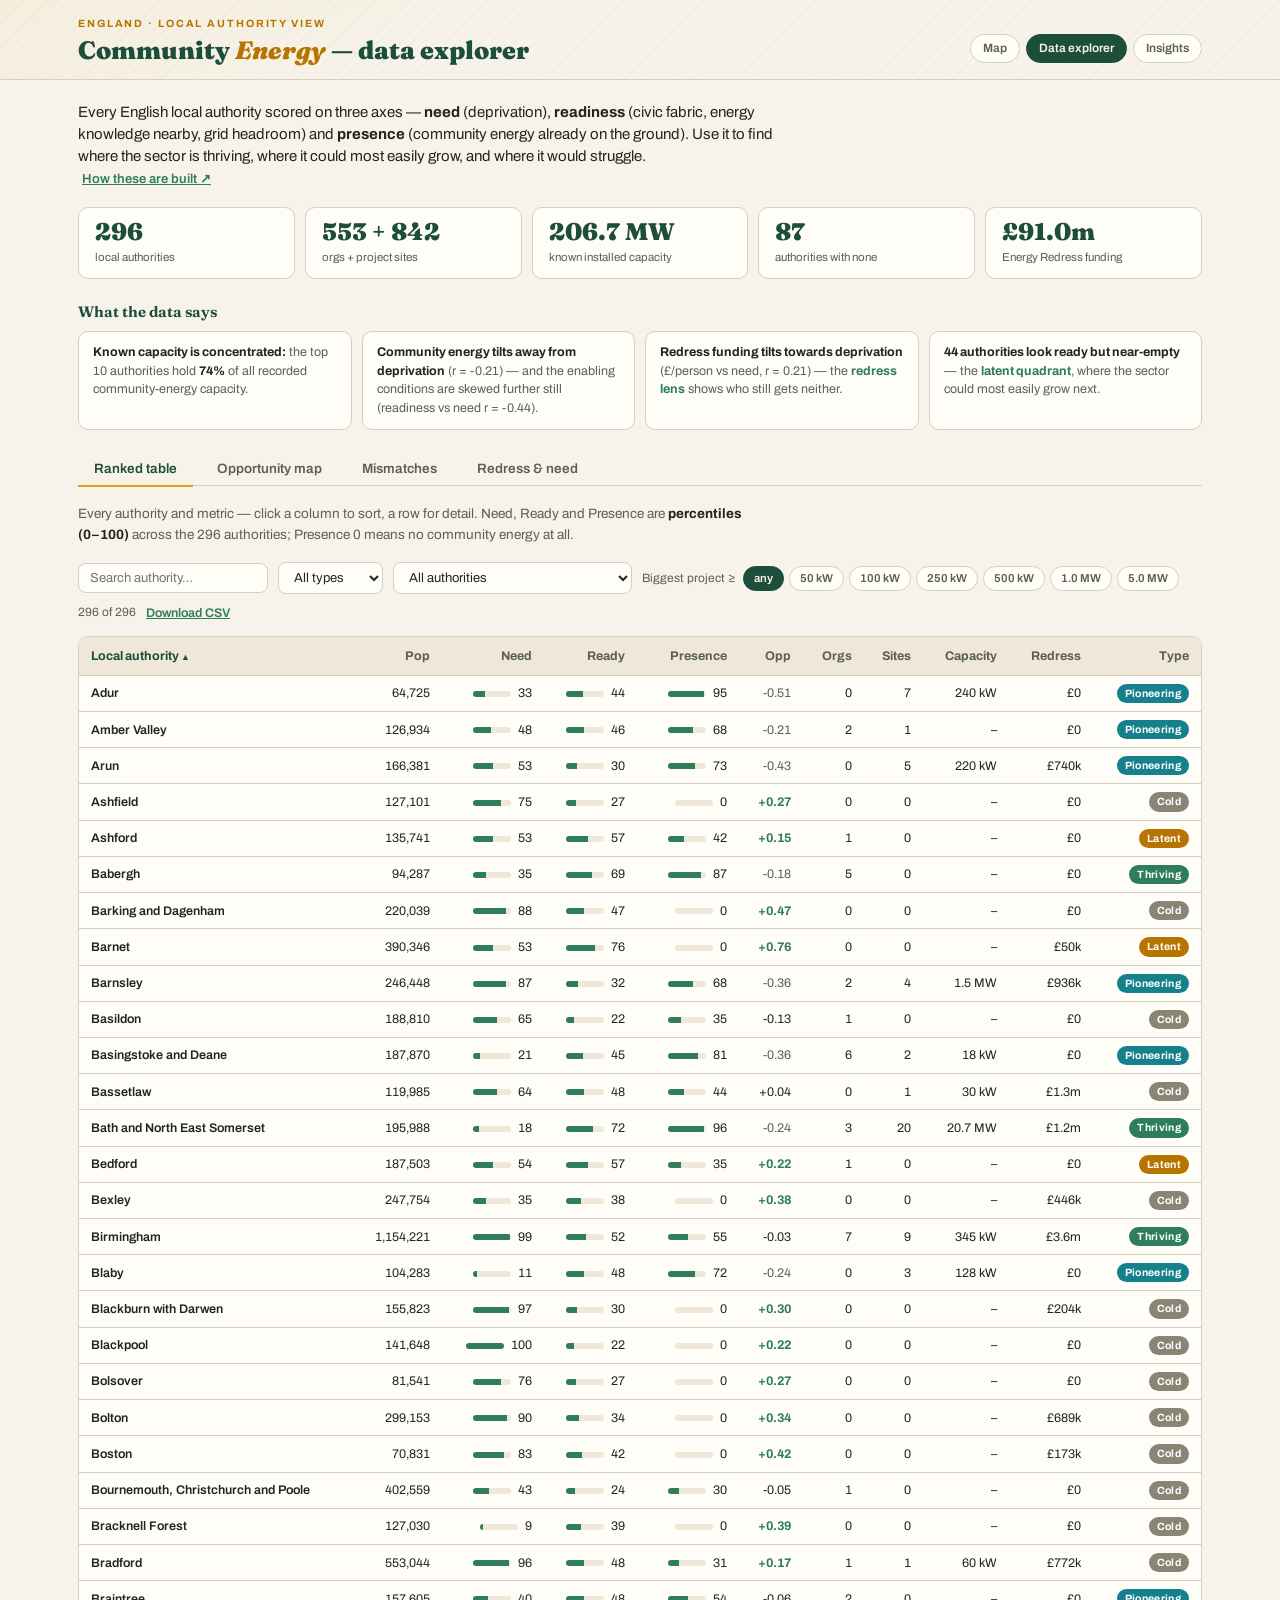
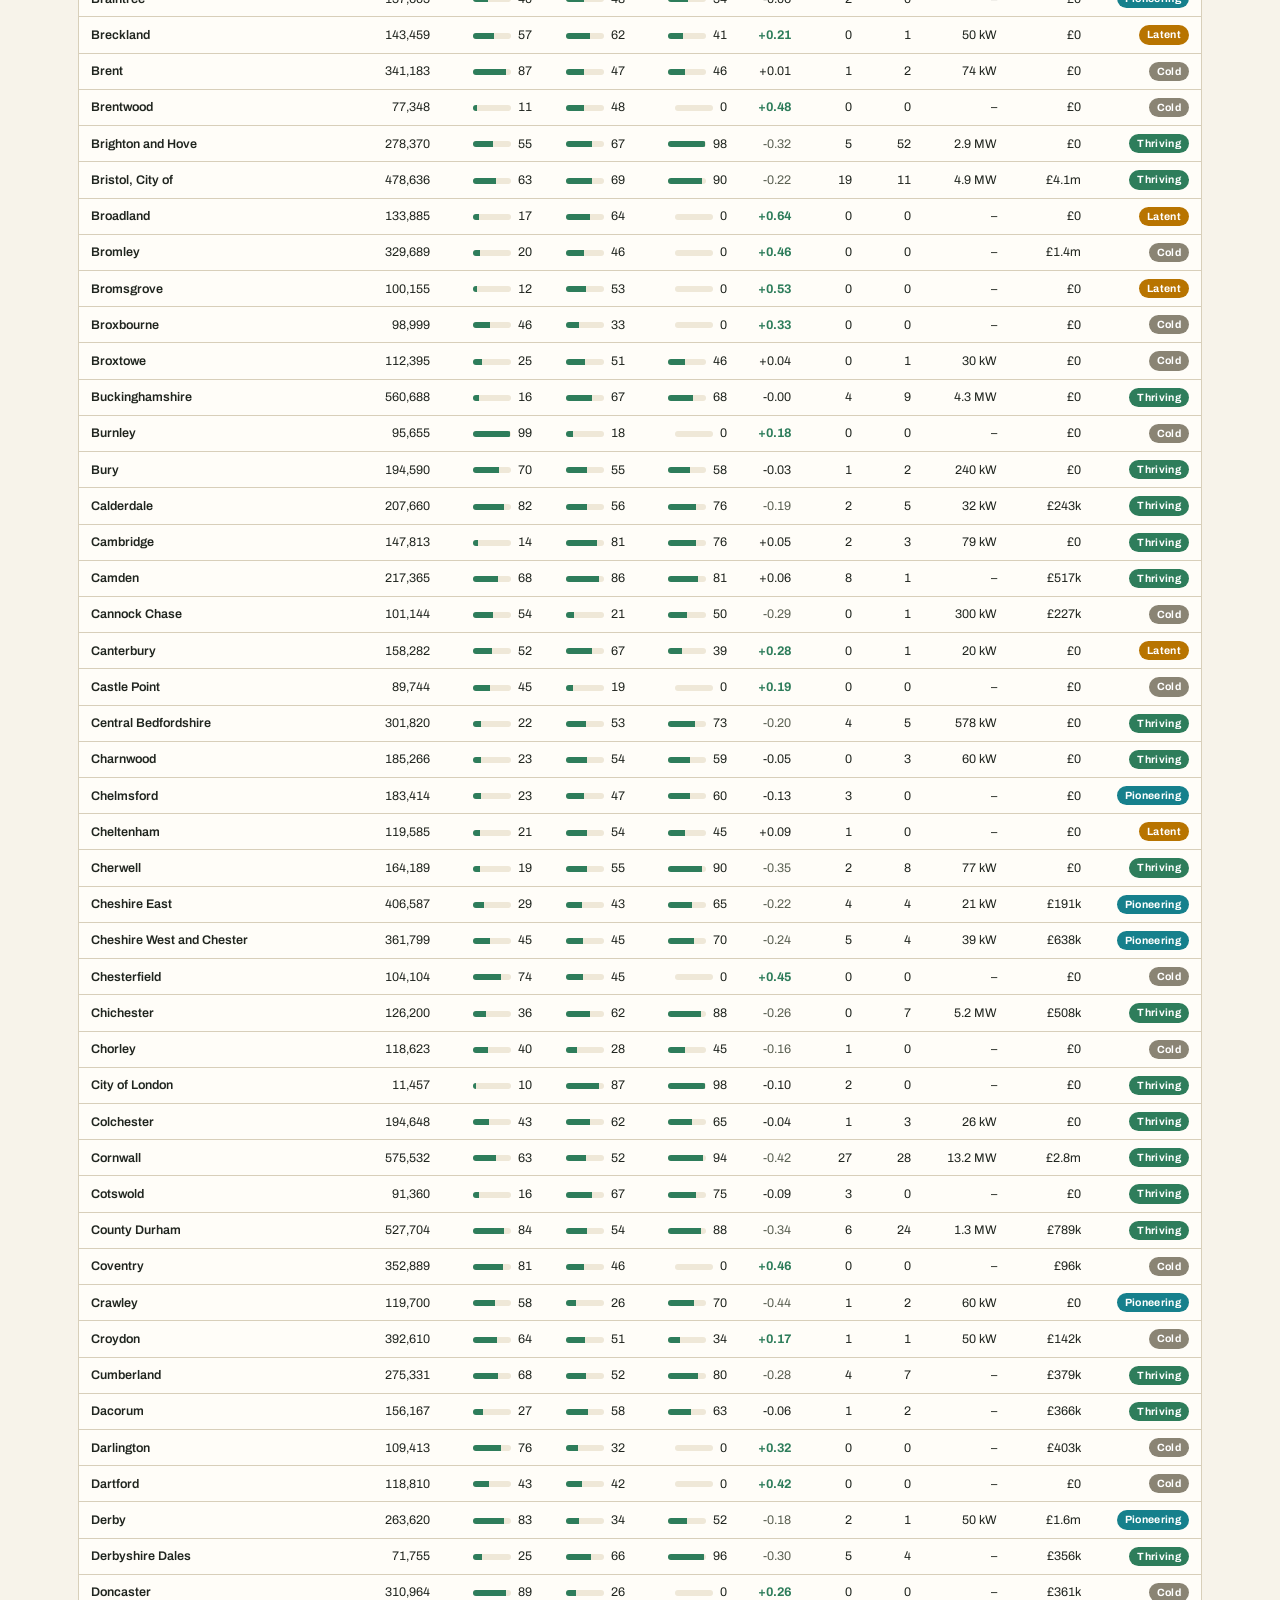
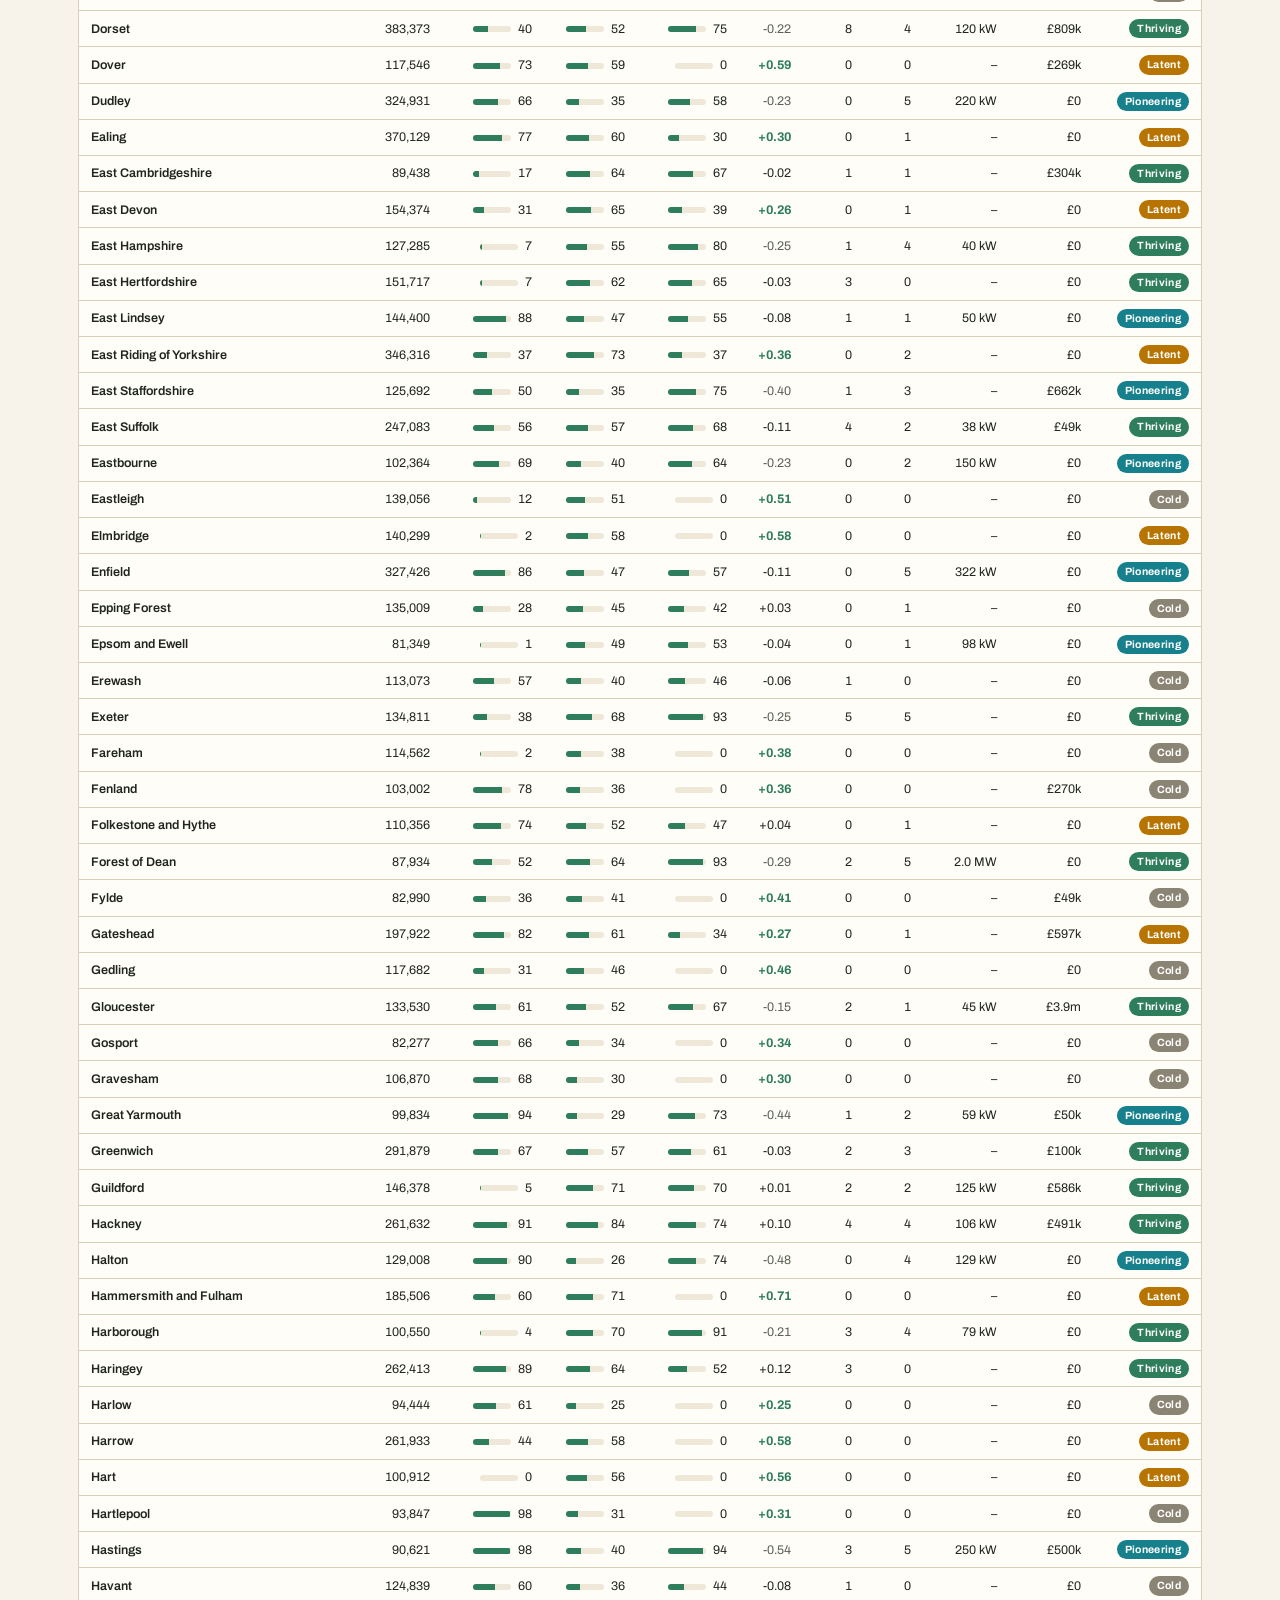
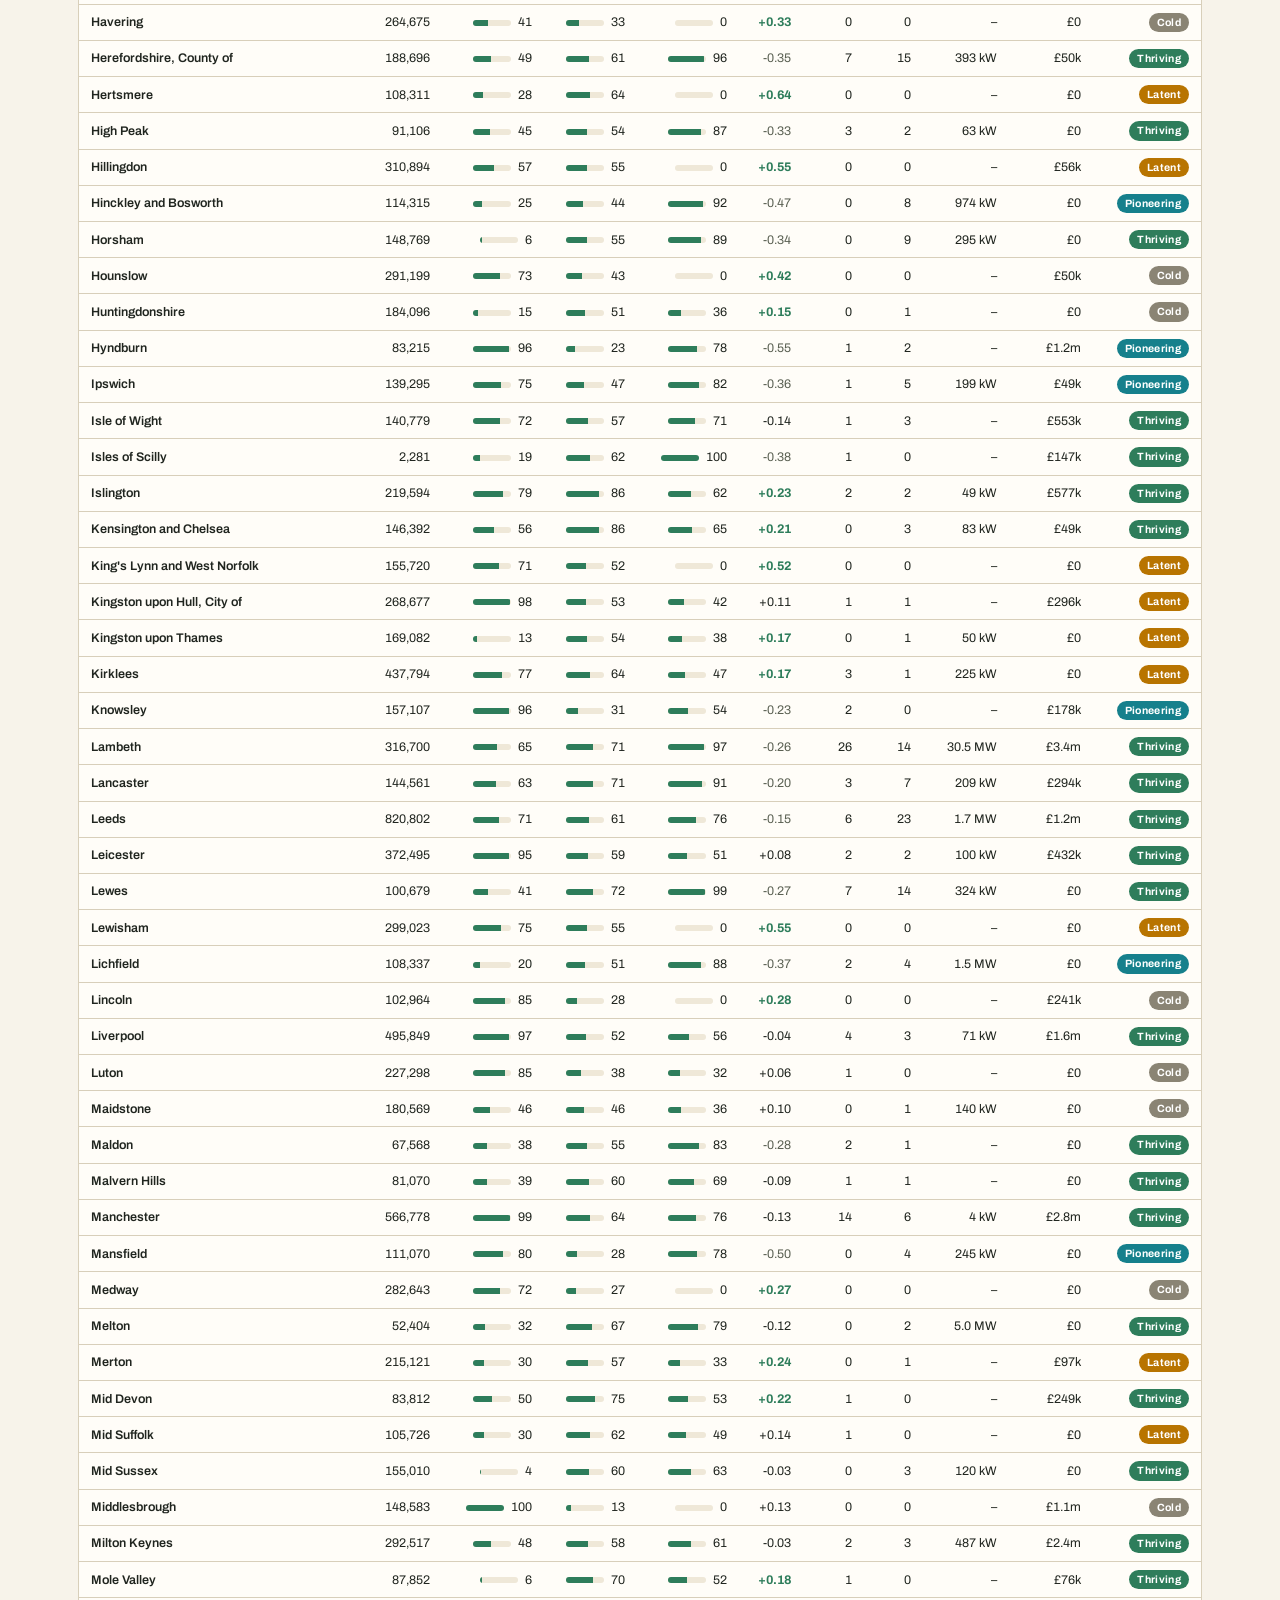
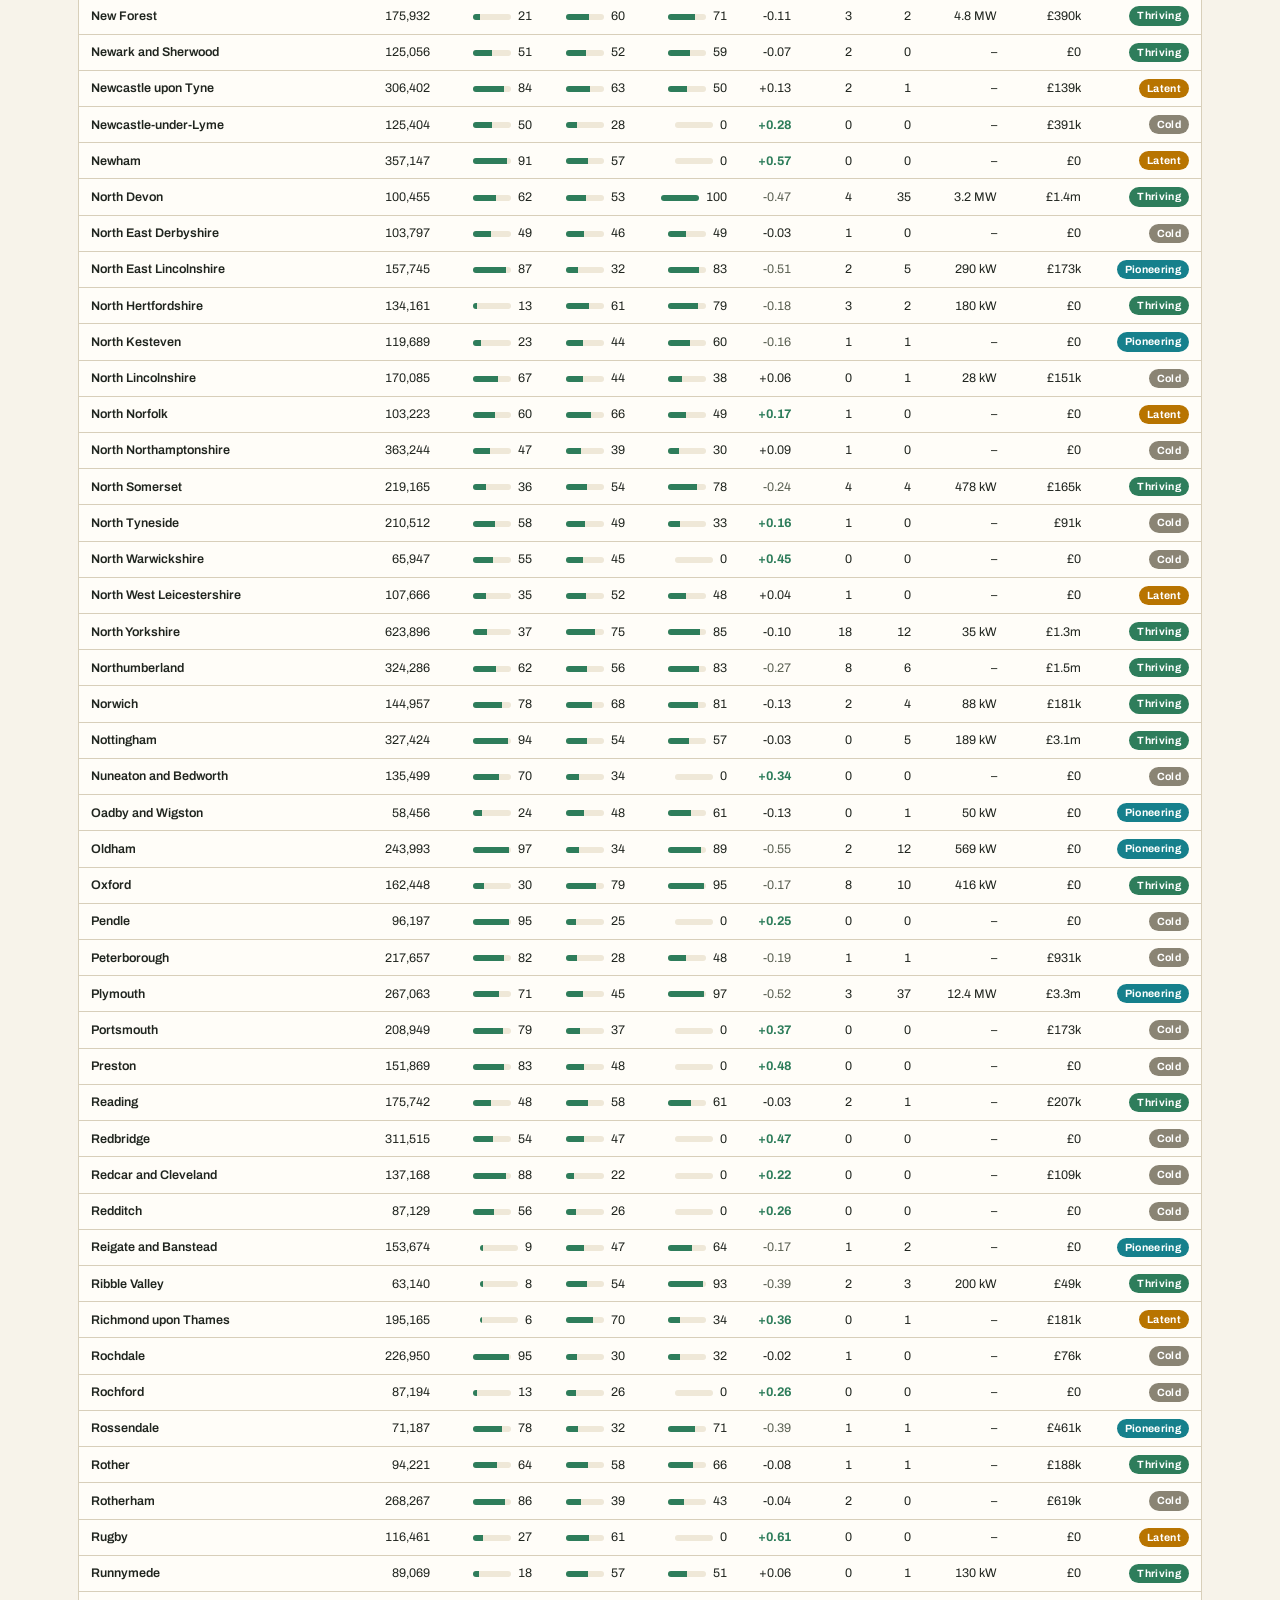
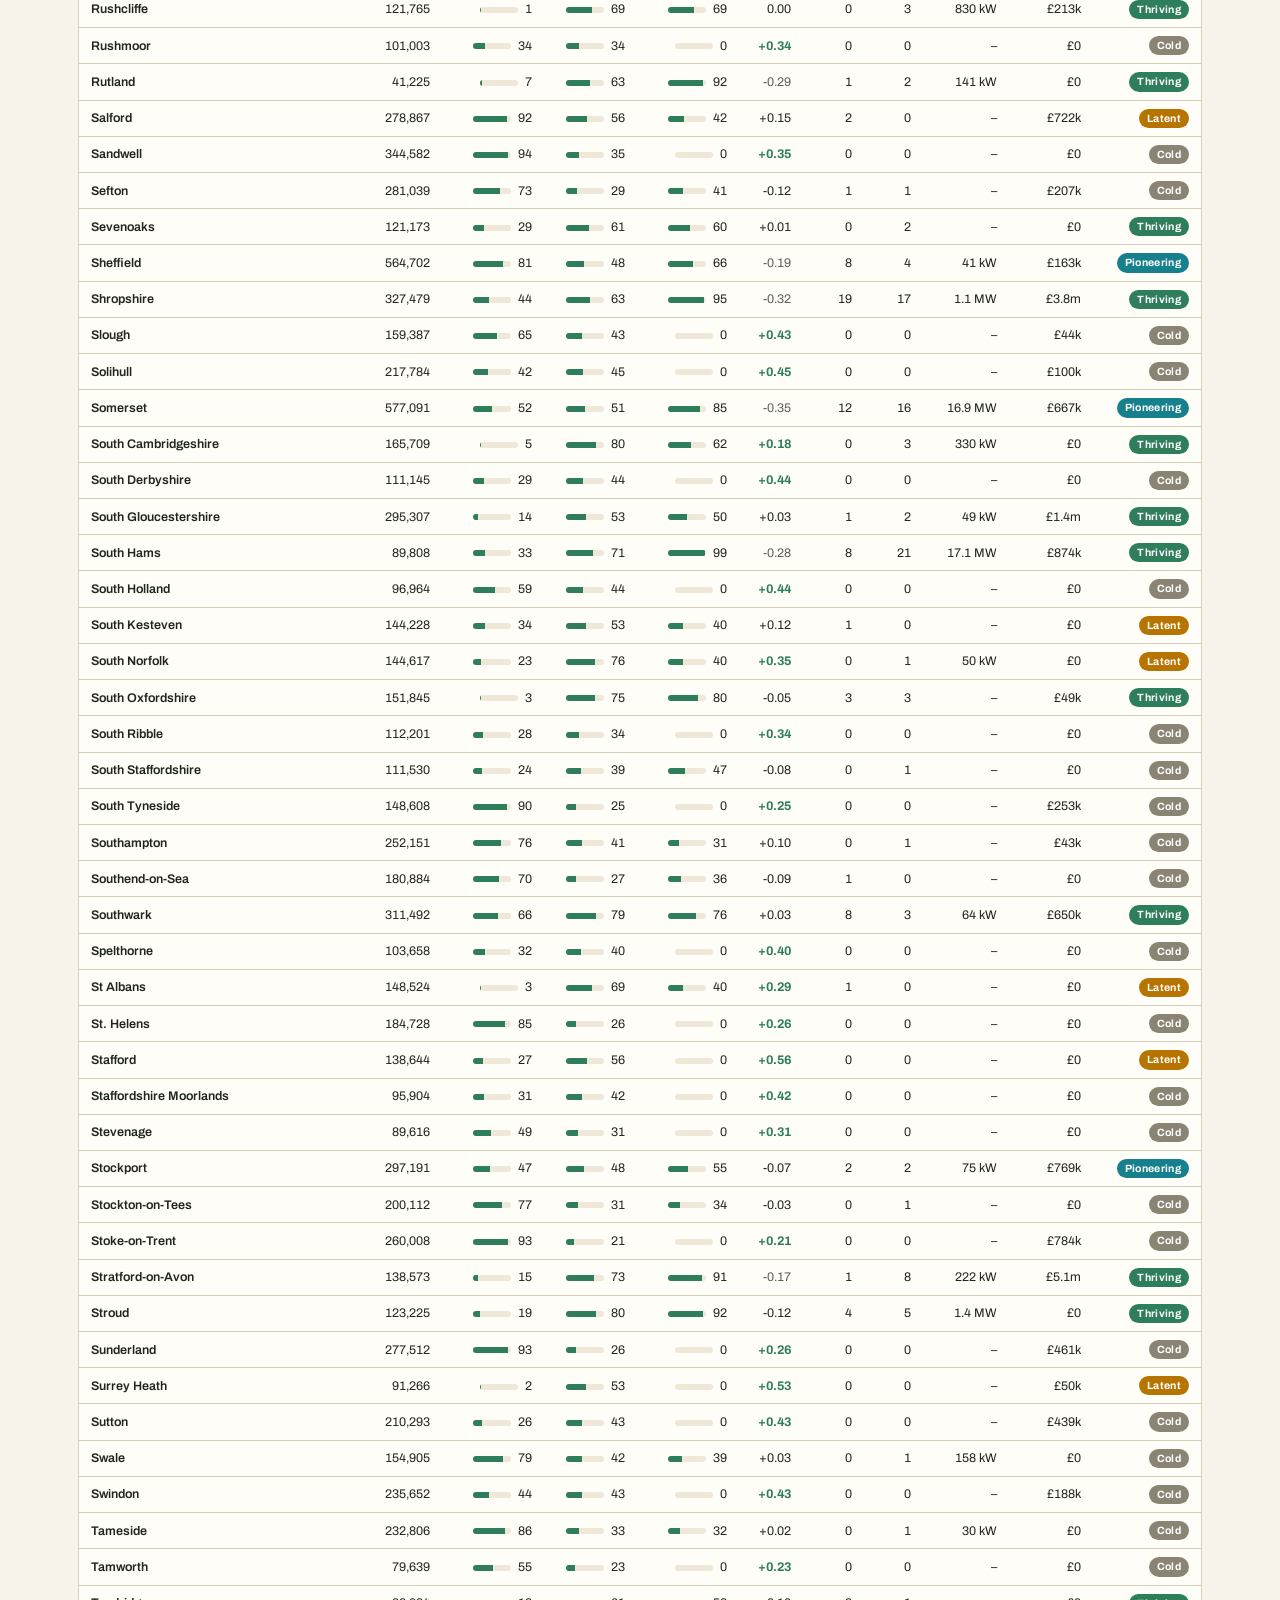
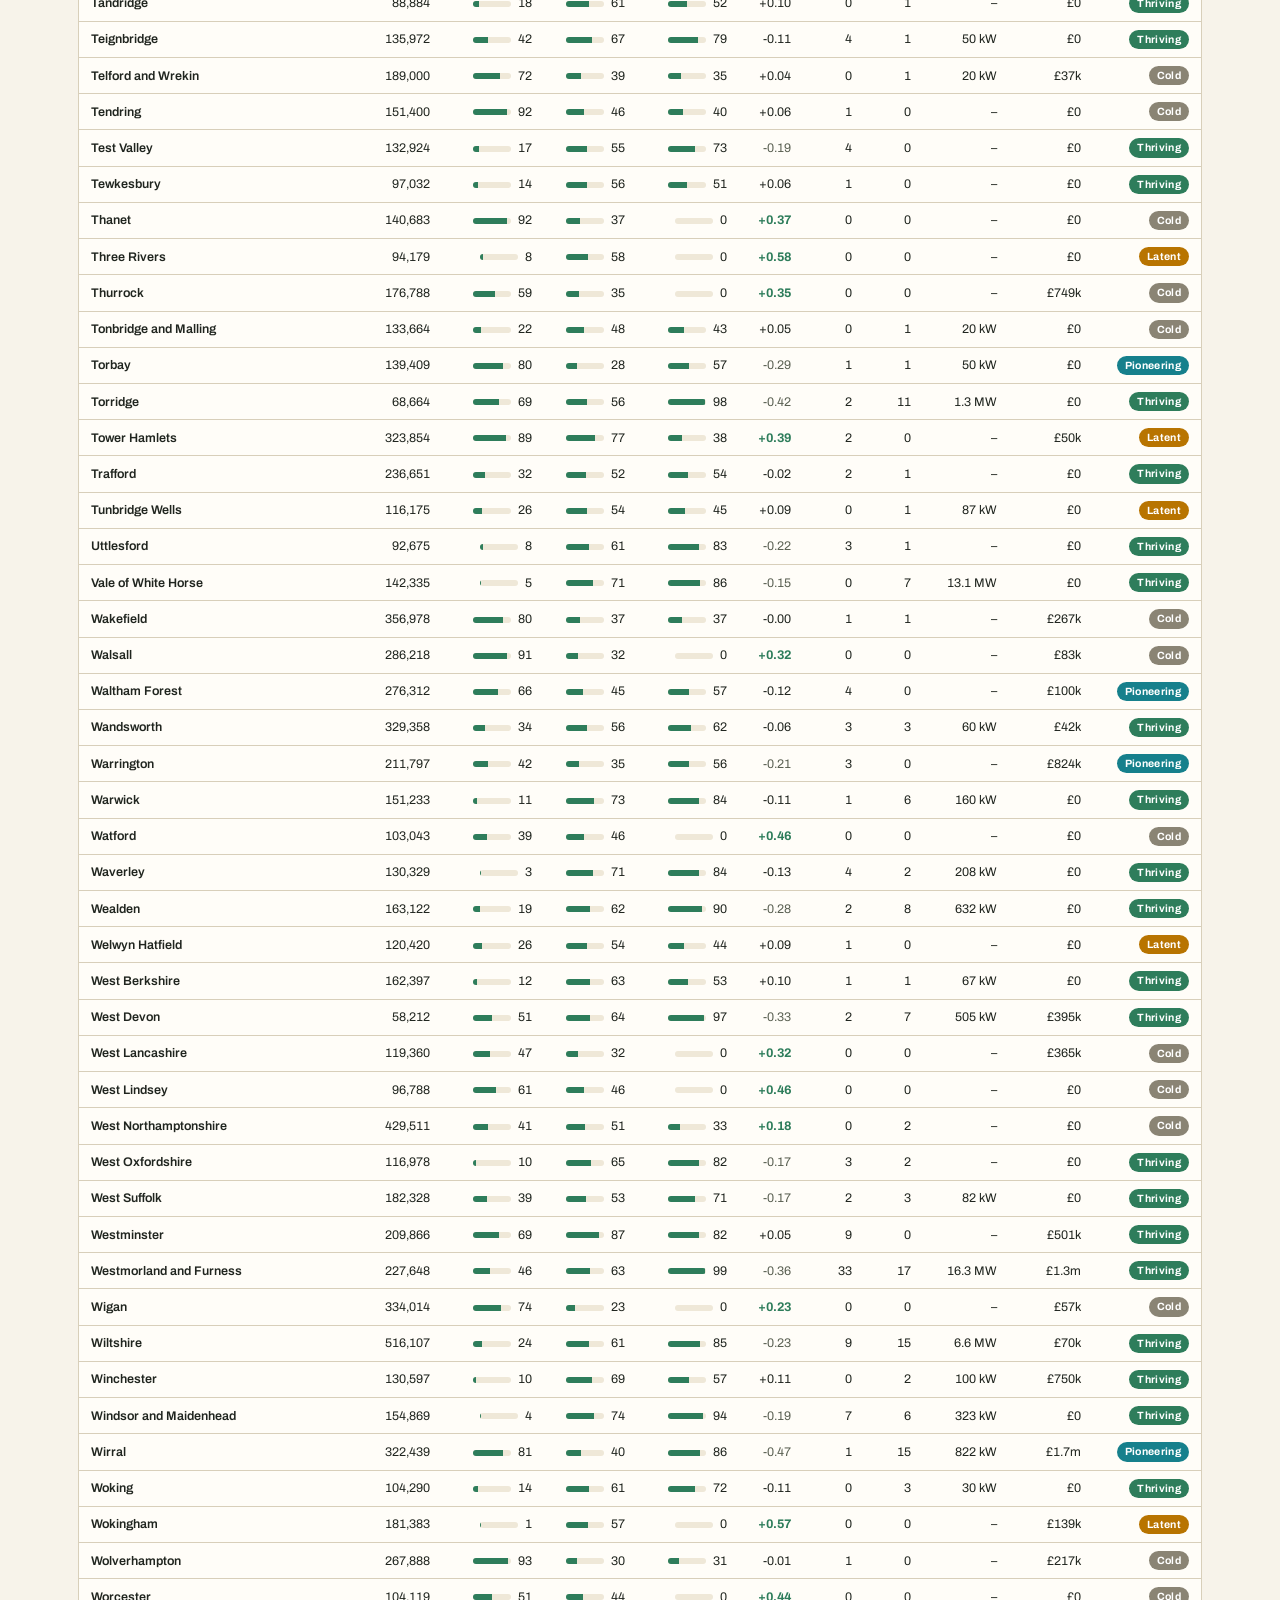
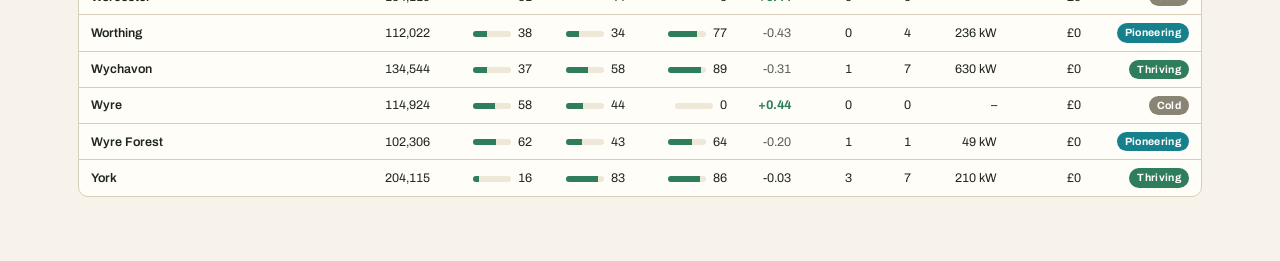
<file: web/explore.html>
<!DOCTYPE html>
<html lang="en">
<head>
<meta charset="utf-8">
<meta name="viewport" content="width=device-width, initial-scale=1">
<title>Community Energy Explorer — Data explorer</title>
<meta name="description" content="Where community energy in England is doing well, where it could most easily do better, and where it would struggle — a data explorer over deprivation, civic fabric, knowledge, grid and redress.">
<link rel="preconnect" href="https://fonts.googleapis.com">
<link rel="preconnect" href="https://fonts.gstatic.com" crossorigin>
<link href="https://fonts.googleapis.com/css2?family=Fraunces:opsz,wght@9..144,500;9..144,650;9..144,900&family=Archivo:wght@400;500;600;700&display=swap" rel="stylesheet">
<link rel="icon" type="image/svg+xml" href="favicon.svg">
<link rel="stylesheet" href="style.css">
</head>
<body class="explore-body">

<header class="explore-top">
  <div class="explore-top-inner">
    <div>
      <div class="kicker">England · local authority view</div>
      <h1>Community <em>Energy</em> — data explorer</h1>
    </div>
    <nav class="view-nav">
      <a class="view-pill" href="index.html">Map</a>
      <a class="view-pill active" href="explore.html">Data explorer</a>
      <a class="view-pill" href="insights.html">Insights</a>
    </nav>
  </div>
</header>

<main class="explore-main">
  <p class="standfirst lead">Every English local authority scored on three axes — <strong>need</strong>
  (deprivation), <strong>readiness</strong> (civic fabric, energy knowledge nearby, grid headroom)
  and <strong>presence</strong> (community energy already on the ground). Use it to find where the
  sector is thriving, where it could most easily grow, and where it would struggle.
  <button id="method-btn" class="link-btn">How these are built ↗</button></p>

  <div id="stat-strip" class="stat-strip"></div>

  <section id="findings" class="findings"></section>

  <nav class="lens-tabs" id="lens-tabs" role="tablist">
    <button class="lens-tab active" data-lens="table" role="tab">Ranked table</button>
    <button class="lens-tab" data-lens="typology" role="tab">Opportunity map</button>
    <button class="lens-tab" data-lens="mismatch" role="tab">Mismatches</button>
    <button class="lens-tab" data-lens="redress" role="tab">Redress &amp; need</button>
  </nav>

  <section id="lens-panel" class="lens-panel" aria-live="polite"></section>
</main>

<aside id="drawer" class="drawer hidden">
  <button class="drawer-close" id="drawer-close">×</button>
  <div id="drawer-body"></div>
</aside>
<div id="drawer-scrim" class="drawer-scrim hidden"></div>

<div id="method-modal" class="modal hidden">
  <div class="modal-card">
    <button class="modal-close" id="method-close">×</button>
    <h2>How the explorer is built</h2>
    <div class="modal-scroll">
    <p>Every metric is rolled up to the <strong>local authority district</strong> (296 in England).
    The three headline axes are percentile ranks across those authorities:</p>
    <ul>
      <li><strong>Need</strong> — population-weighted deprivation (English Indices of Deprivation 2025).
      Higher = more deprived.</li>
      <li><strong>Readiness</strong> — the <em>enabling conditions</em>, deliberately excluding existing
      community energy so the comparison is meaningful: civic fabric (charities + community venues per
      resident, 50%), proximity to an energy knowledge base (25%), and green grid headroom where the
      network operator publishes it (25%).</li>
      <li><strong>Presence</strong> — community energy already on the ground: registered societies,
      Community Energy England members and CEE-map project sites, per 100,000 people. Ranked as the
      share of authorities strictly below, so an authority with no community energy at all scores
      exactly 0.</li>
    </ul>
    <p>From these:</p>
    <ul>
      <li><strong>Opportunity</strong> = readiness − presence. High means good conditions but little
      community energy yet — the easiest wins.</li>
      <li><strong>Struggle</strong> = need × (1 − readiness). High means deprived <em>and</em> thin on
      enabling conditions — the hardest ground.</li>
      <li><strong>Typology</strong> — a median split of readiness × presence into <em>thriving</em>,
      <em>latent</em> (easy win), <em>pioneering</em> and <em>cold</em>.</li>
    </ul>
    <p class="small">Caveats: installed capacity comes from the community-maintained CEE map (2024
    vintage) and not every scheme records a size, so capacity totals are a floor, not a census.
    Grid headroom covers only the Northern Powergrid and SSEN SEPD areas; elsewhere readiness uses a
    neutral grid score. Organisation locations are registered offices; redress projects sit at the local
    authority or town named for the project where known, else the grantee's registered
    office — either may differ from where work actually happens. Full sources and method:
    <a href="https://github.com/mikefsway/community-energy-explorer" target="_blank" rel="noopener">the repository</a>.</p>
    </div>
  </div>
</div>

<script src="explore.js"></script>
</body>
</html>
</file>
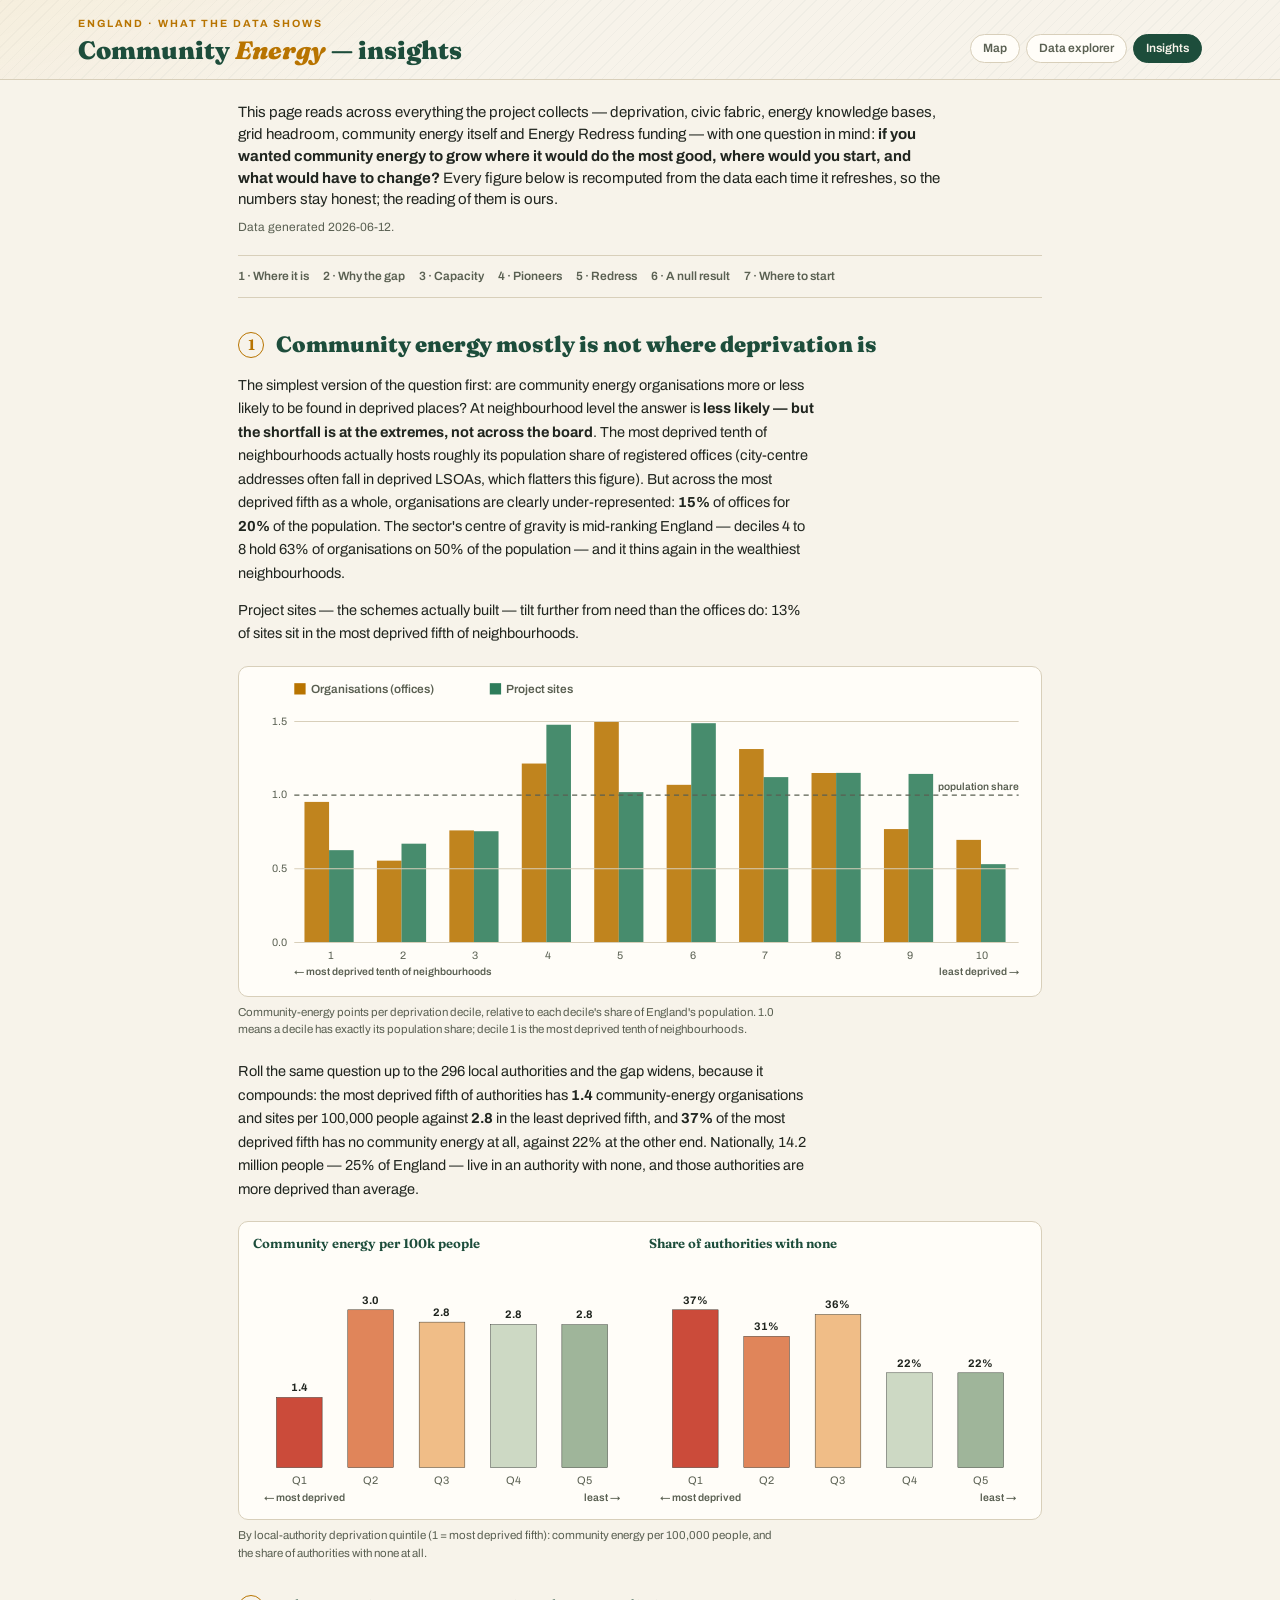
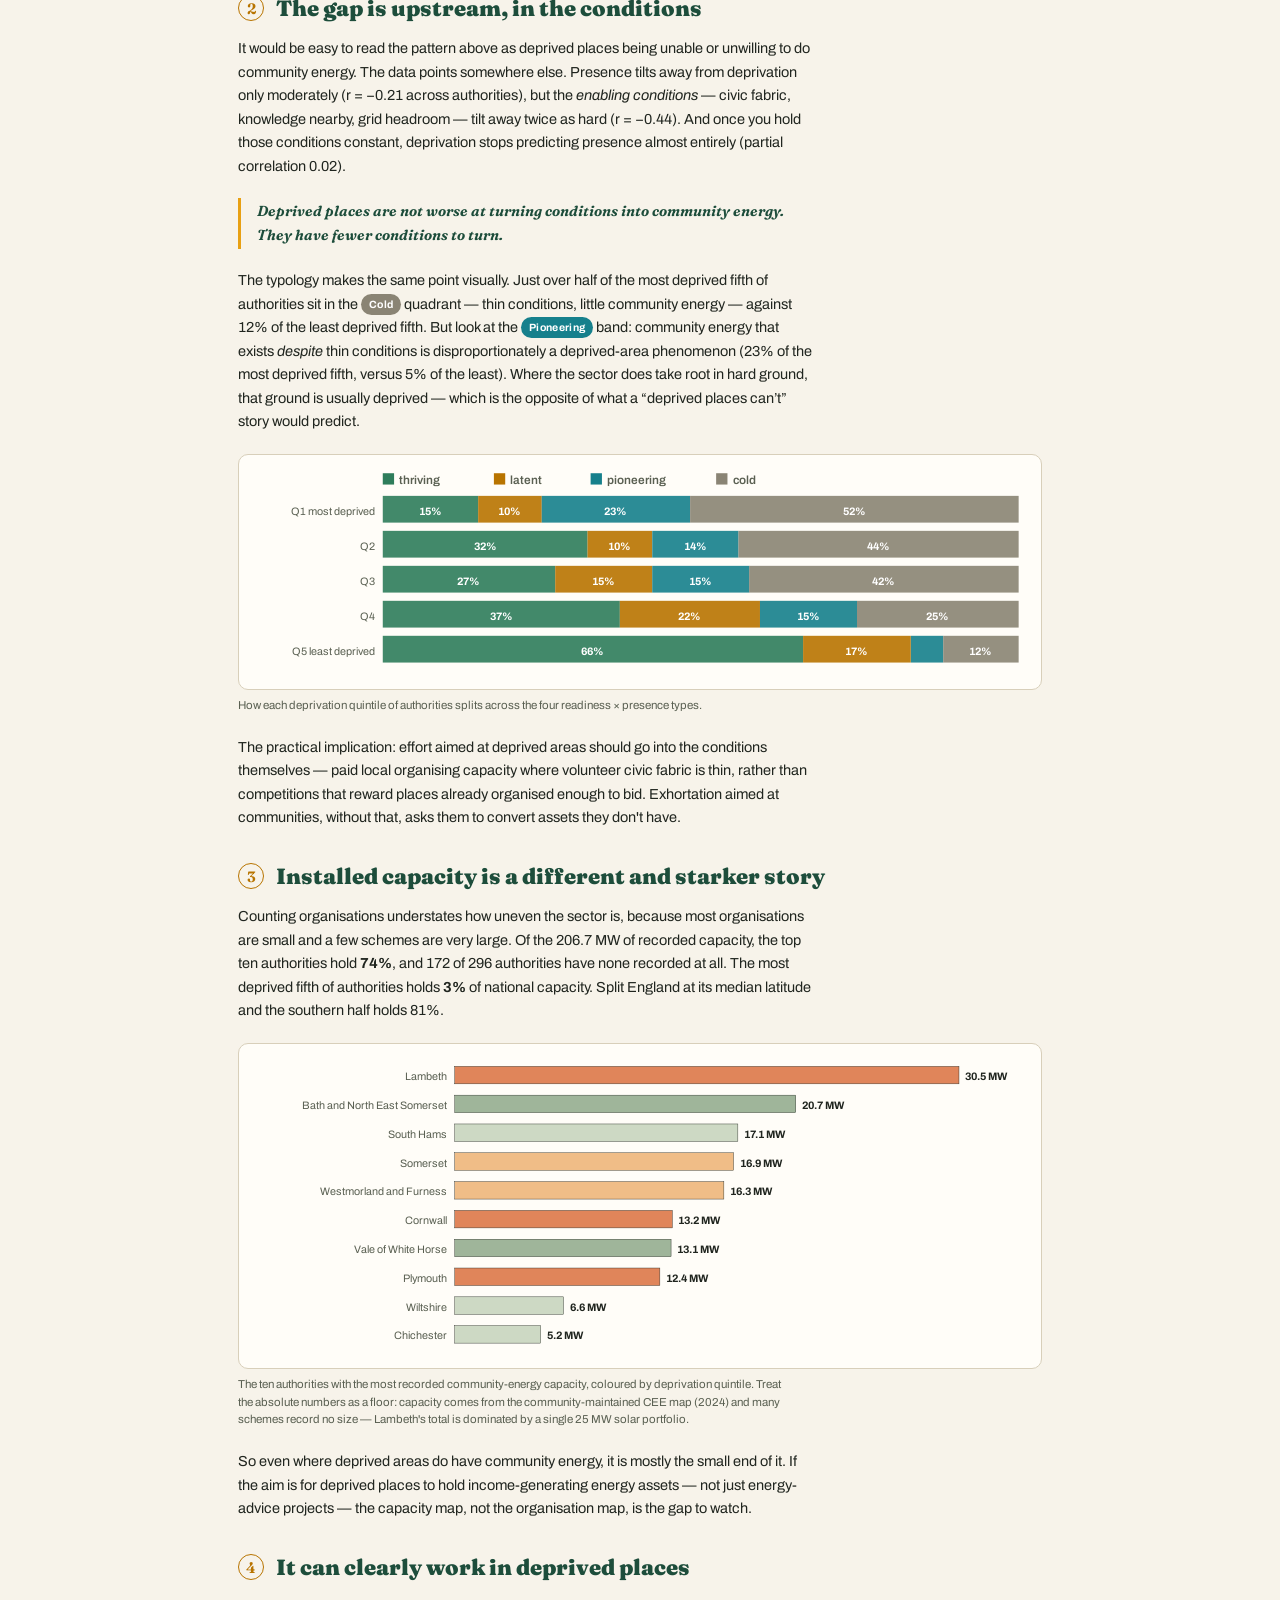
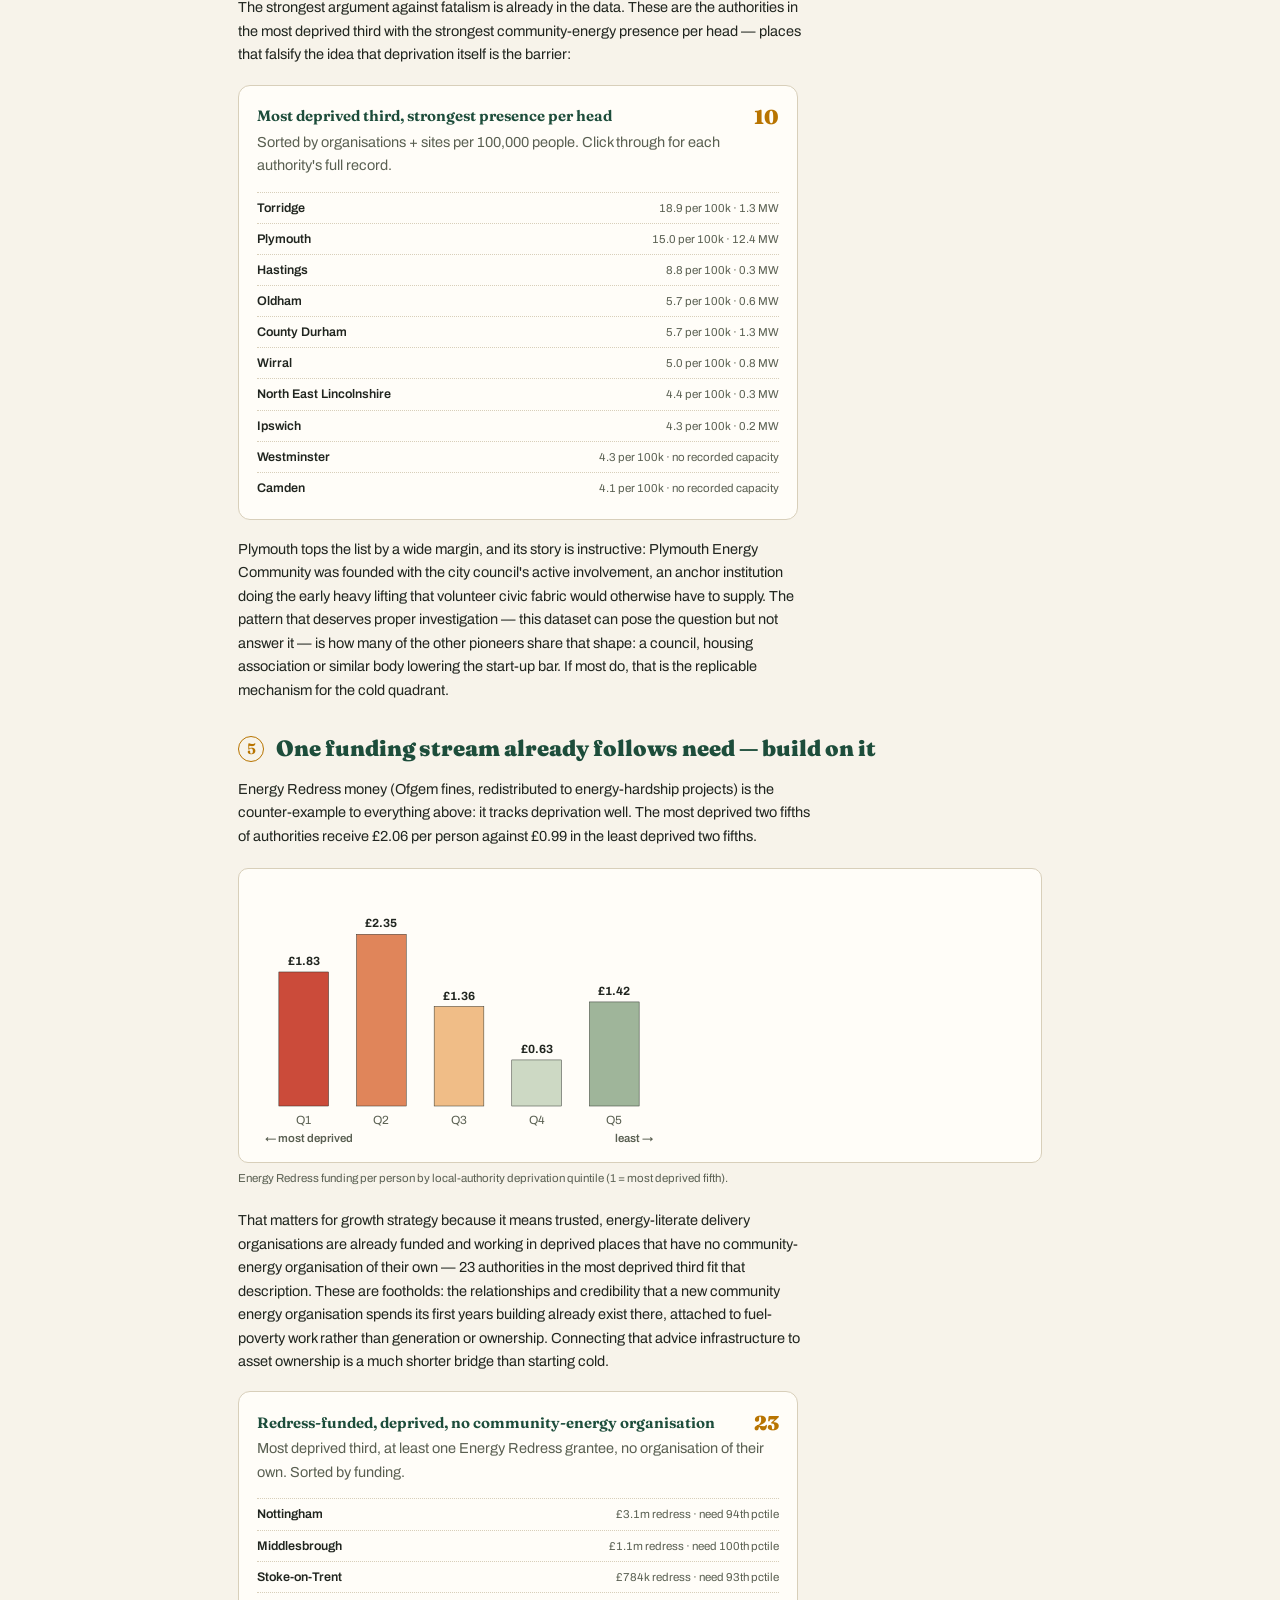
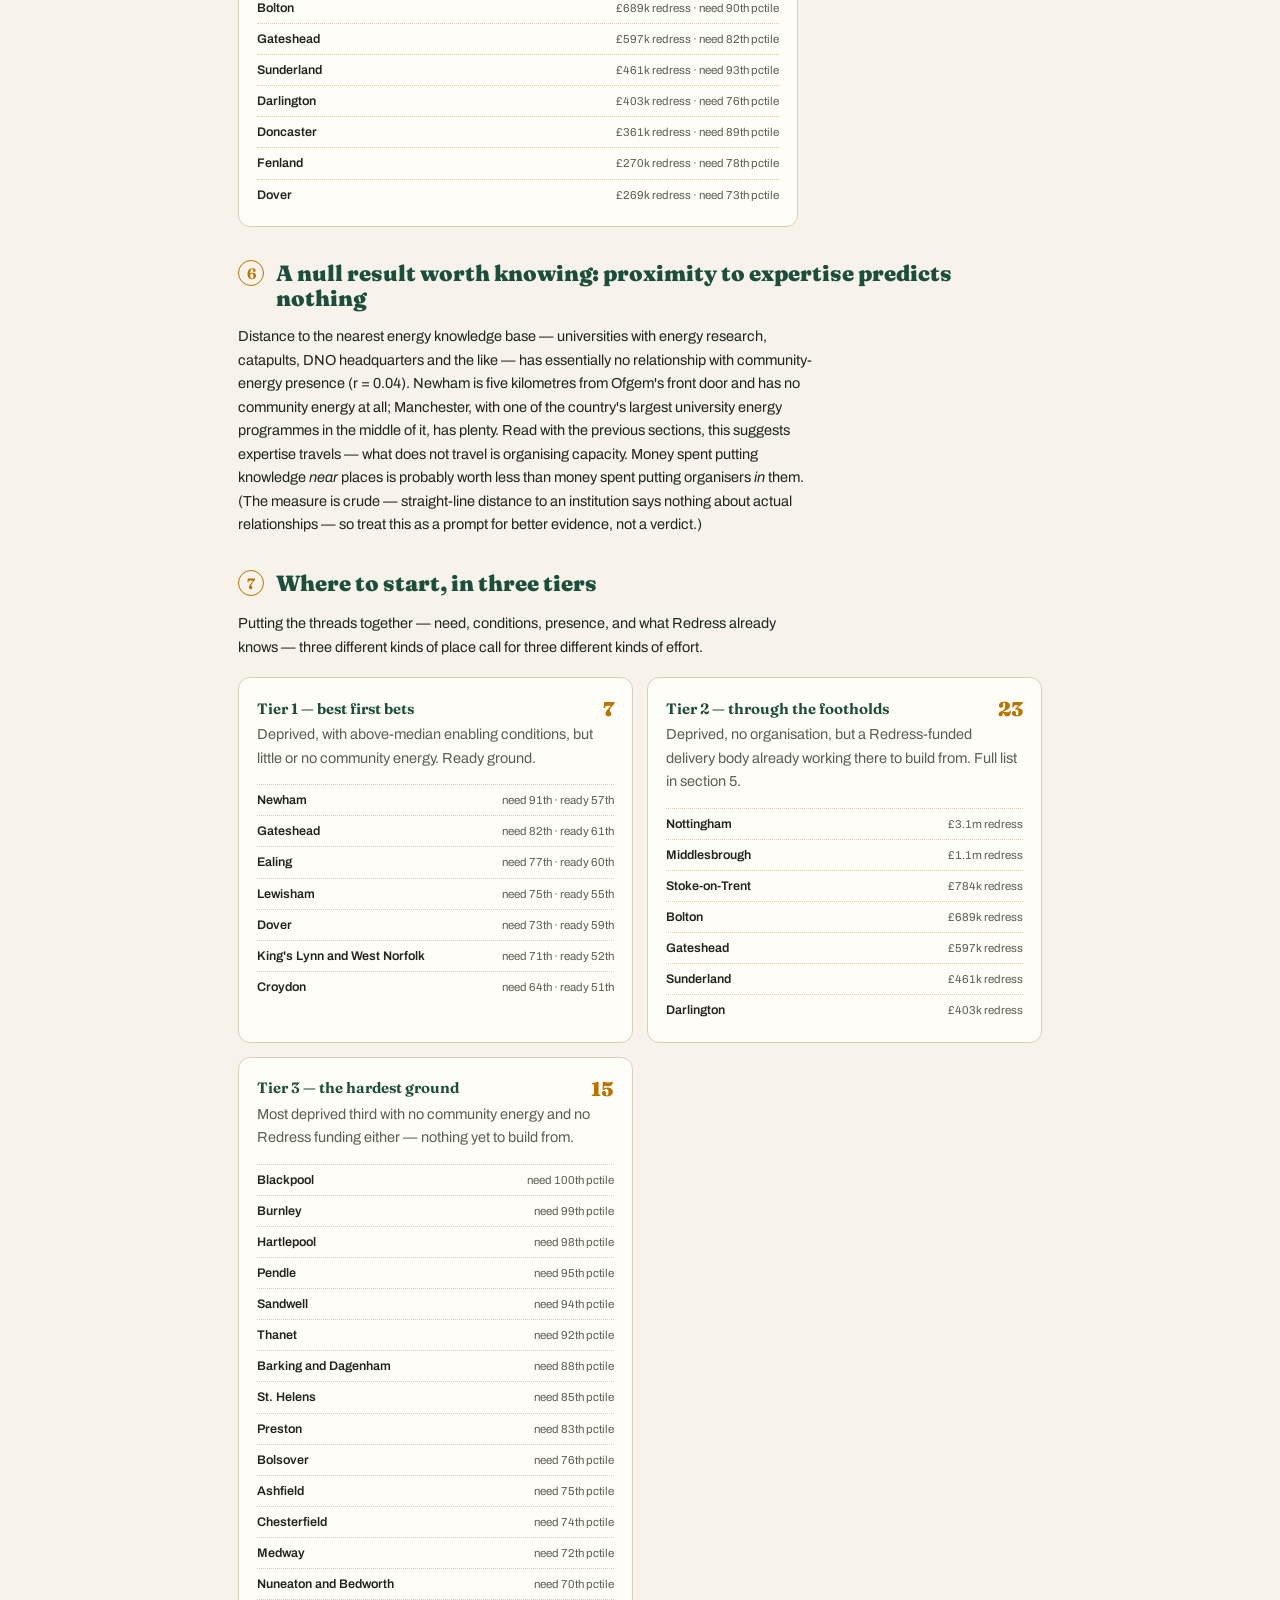
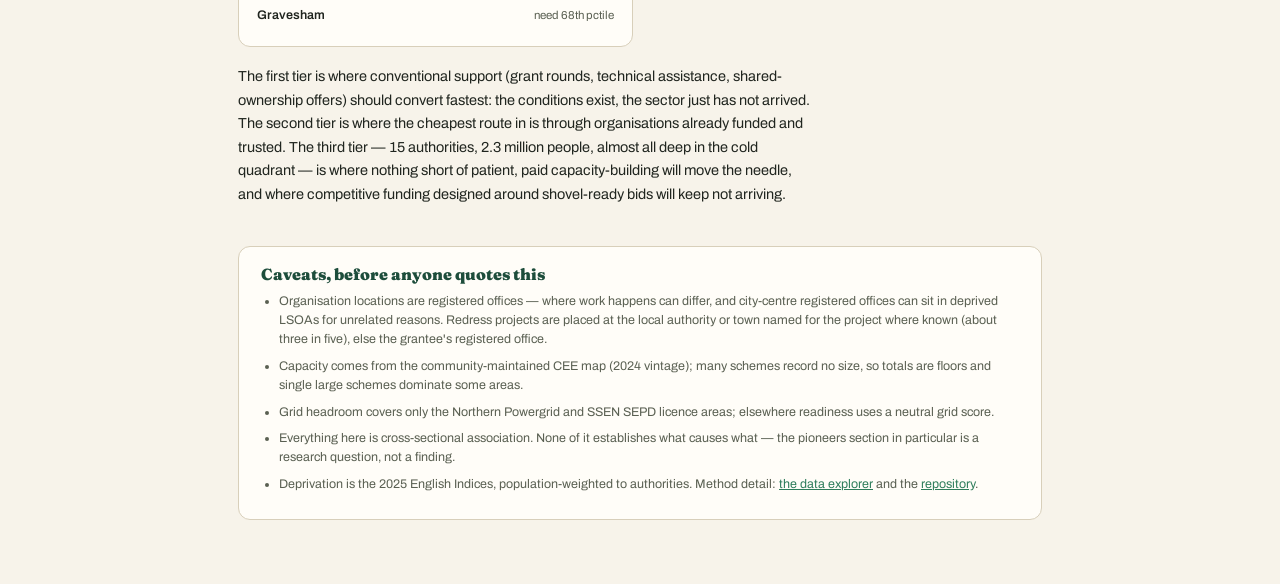
<file: web/insights.html>
<!DOCTYPE html>
<html lang="en">
<head>
<meta charset="utf-8">
<meta name="viewport" content="width=device-width, initial-scale=1">
<title>Community Energy Explorer — Insights</title>
<meta name="description" content="What the data says about where community energy in England sits relative to deprivation, why the gap exists, and where effort would go furthest.">
<link rel="preconnect" href="https://fonts.googleapis.com">
<link rel="preconnect" href="https://fonts.gstatic.com" crossorigin>
<link href="https://fonts.googleapis.com/css2?family=Fraunces:opsz,wght@9..144,500;9..144,650;9..144,900&family=Archivo:wght@400;500;600;700&display=swap" rel="stylesheet">
<link rel="icon" type="image/svg+xml" href="favicon.svg">
<link rel="stylesheet" href="style.css">
</head>
<body class="explore-body">

<header class="explore-top">
  <div class="explore-top-inner">
    <div>
      <div class="kicker">England · what the data shows</div>
      <h1>Community <em>Energy</em> — insights</h1>
    </div>
    <nav class="view-nav">
      <a class="view-pill" href="index.html">Map</a>
      <a class="view-pill" href="explore.html">Data explorer</a>
      <a class="view-pill active" href="insights.html">Insights</a>
    </nav>
  </div>
</header>

<main class="explore-main report">

  <p class="standfirst lead">This page reads across everything the project collects —
  deprivation, civic fabric, energy knowledge bases, grid headroom, community energy itself
  and Energy Redress funding — with one question in mind: <strong>if you wanted community
  energy to grow where it would do the most good, where would you start, and what would
  have to change?</strong> Every figure below is recomputed from the data each time it
  refreshes, so the numbers stay honest; the reading of them is ours.
  <span class="report-date" id="report-date"></span></p>

  <nav class="report-toc" id="report-toc">
    <a href="#where">1 · Where it is</a>
    <a href="#upstream">2 · Why the gap</a>
    <a href="#capacity">3 · Capacity</a>
    <a href="#pioneers">4 · Pioneers</a>
    <a href="#redress">5 · Redress</a>
    <a href="#knowledge">6 · A null result</a>
    <a href="#start">7 · Where to start</a>
  </nav>

  <!-- ================= 1 ================= -->
  <section class="report-s" id="where">
    <h2><span class="s-num">1</span>Community energy mostly is not where deprivation is</h2>

    <p>The simplest version of the question first: are community energy organisations more
    or less likely to be found in deprived places? At neighbourhood level the answer is
    <strong>less likely — but the shortfall is at the extremes, not across the board</strong>.
    The most deprived tenth of neighbourhoods actually hosts roughly its population share of
    registered offices (city-centre addresses often fall in deprived LSOAs, which flatters
    this figure). But across the most deprived fifth as a whole, organisations are clearly
    under-represented: <strong class="n" data-n="orgBotFifth">–</strong> of offices for
    <strong class="n" data-n="popBotFifth">–</strong> of the population. The sector's centre
    of gravity is mid-ranking England — deciles 4 to 8 hold
    <span class="n" data-n="orgMid">–</span> of organisations on
    <span class="n" data-n="popMid">–</span> of the population — and it thins again in the
    wealthiest neighbourhoods.</p>

    <p>Project sites — the schemes actually built — tilt further from need than the offices
    do: <span class="n" data-n="siteBotFifth">–</span> of sites sit in the most deprived
    fifth of neighbourhoods.</p>

    <figure class="fig">
      <div id="fig-deciles"></div>
      <figcaption>Community-energy points per deprivation decile, relative to each decile's
      share of England's population. 1.0 means a decile has exactly its population share;
      decile 1 is the most deprived tenth of neighbourhoods.</figcaption>
    </figure>

    <p>Roll the same question up to the <span class="n" data-n="nLads">–</span> local
    authorities and the gap widens, because it compounds: the most deprived fifth of
    authorities has <strong class="n" data-n="q1per100k">–</strong> community-energy
    organisations and sites per 100,000 people against
    <strong class="n" data-n="q5per100k">–</strong> in the least deprived fifth, and
    <strong class="n" data-n="q1none">–</strong> of the most deprived fifth has no community
    energy at all, against <span class="n" data-n="q5none">–</span> at the other end.
    Nationally, <span class="n" data-n="popNoCe">–</span> million people —
    <span class="n" data-n="popNoCePct">–</span> of England — live in an authority with
    none, and those authorities are more deprived than average.</p>

    <figure class="fig">
      <div id="fig-quintiles" class="fig-pair"></div>
      <figcaption>By local-authority deprivation quintile (1 = most deprived fifth):
      community energy per 100,000 people, and the share of authorities with none at all.</figcaption>
    </figure>
  </section>

  <!-- ================= 2 ================= -->
  <section class="report-s" id="upstream">
    <h2><span class="s-num">2</span>The gap is upstream, in the conditions</h2>

    <p>It would be easy to read the pattern above as deprived places being unable or
    unwilling to do community energy. The data points somewhere else. Presence tilts away
    from deprivation only moderately (r&nbsp;=&nbsp;<span class="n" data-n="rNeedPres">–</span>
    across authorities), but the <em>enabling conditions</em> — civic fabric, knowledge
    nearby, grid headroom — tilt away twice as hard
    (r&nbsp;=&nbsp;<span class="n" data-n="rNeedReady">–</span>). And once you hold those
    conditions constant, deprivation stops predicting presence almost entirely (partial
    correlation <span class="n" data-n="rPartial">–</span>).</p>

    <p class="pull">Deprived places are not worse at turning conditions into community
    energy. They have fewer conditions to turn.</p>

    <p>The typology makes the same point visually. Just over half of the most deprived
    fifth of authorities sit in the <span class="badge cold">Cold</span> quadrant — thin
    conditions, little community energy — against
    <span class="n" data-n="q5cold">–</span> of the least deprived fifth. But look at the
    <span class="badge pioneering">Pioneering</span> band: community energy that exists
    <em>despite</em> thin conditions is disproportionately a deprived-area phenomenon
    (<span class="n" data-n="q1pio">–</span> of the most deprived fifth, versus
    <span class="n" data-n="q5pio">–</span> of the least). Where the sector does take root
    in hard ground, that ground is usually deprived — which is the opposite of what a
    “deprived places can’t” story would predict.</p>

    <figure class="fig">
      <div id="fig-typology"></div>
      <figcaption>How each deprivation quintile of authorities splits across the four
      readiness × presence types.</figcaption>
    </figure>

    <p>The practical implication: effort aimed at deprived areas should go into the
    conditions themselves — paid local organising capacity where volunteer civic fabric is
    thin, rather than competitions that reward places already organised enough to bid.
    Exhortation aimed at communities, without that, asks them to convert assets they
    don't have.</p>
  </section>

  <!-- ================= 3 ================= -->
  <section class="report-s" id="capacity">
    <h2><span class="s-num">3</span>Installed capacity is a different and starker story</h2>

    <p>Counting organisations understates how uneven the sector is, because most
    organisations are small and a few schemes are very large. Of the
    <span class="n" data-n="capTotal">–</span> of recorded capacity, the top ten authorities
    hold <strong class="n" data-n="capTop10">–</strong>, and
    <span class="n" data-n="capZeroLads">–</span> of <span class="n" data-n="nLads2">–</span>
    authorities have none recorded at all. The most deprived fifth of authorities holds
    <strong class="n" data-n="capQ1Share">–</strong> of national capacity. Split England at
    its median latitude and the southern half holds
    <span class="n" data-n="capSouth">–</span>.</p>

    <figure class="fig">
      <div id="fig-captop"></div>
      <figcaption>The ten authorities with the most recorded community-energy capacity,
      coloured by deprivation quintile. Treat the absolute numbers as a floor: capacity
      comes from the community-maintained CEE map (2024) and many schemes record no size —
      Lambeth's total is dominated by a single 25&nbsp;MW solar portfolio.</figcaption>
    </figure>

    <p>So even where deprived areas do have community energy, it is mostly the small end of
    it. If the aim is for deprived places to hold income-generating energy assets — not
    just energy-advice projects — the capacity map, not the organisation map, is the gap
    to watch.</p>
  </section>

  <!-- ================= 4 ================= -->
  <section class="report-s" id="pioneers">
    <h2><span class="s-num">4</span>It can clearly work in deprived places</h2>

    <p>The strongest argument against fatalism is already in the data. These are the
    authorities in the most deprived third with the strongest community-energy presence
    per head — places that falsify the idea that deprivation itself is the barrier:</p>

    <div class="report-lists one" id="list-pioneers"></div>

    <p>Plymouth tops the list by a wide margin, and its story is instructive: Plymouth
    Energy Community was founded with the city council's active involvement, an anchor
    institution doing the early heavy lifting that volunteer civic fabric would otherwise
    have to supply. The pattern that deserves proper investigation — this dataset can pose
    the question but not answer it — is how many of the other pioneers share that shape:
    a council, housing association or similar body lowering the start-up bar. If most do,
    that is the replicable mechanism for the cold quadrant.</p>
  </section>

  <!-- ================= 5 ================= -->
  <section class="report-s" id="redress">
    <h2><span class="s-num">5</span>One funding stream already follows need — build on it</h2>

    <p>Energy Redress money (Ofgem fines, redistributed to energy-hardship projects) is the
    counter-example to everything above: it tracks deprivation well. The most deprived two
    fifths of authorities receive <span class="n" data-n="redressQ12">–</span> per person
    against <span class="n" data-n="redressQ45">–</span> in the least deprived two fifths.</p>

    <figure class="fig">
      <div id="fig-redress"></div>
      <figcaption>Energy Redress funding per person by local-authority deprivation
      quintile (1 = most deprived fifth).</figcaption>
    </figure>

    <p>That matters for growth strategy because it means trusted, energy-literate delivery
    organisations are already funded and working in deprived places that have no
    community-energy organisation of their own —
    <span class="n" data-n="nFootholds">–</span> authorities in the most deprived third fit
    that description. These are footholds: the relationships and credibility that a new
    community energy organisation spends its first years building already exist there,
    attached to fuel-poverty work rather than generation or ownership. Connecting that
    advice infrastructure to asset ownership is a much shorter bridge than starting cold.</p>

    <div class="report-lists one" id="list-footholds"></div>
  </section>

  <!-- ================= 6 ================= -->
  <section class="report-s" id="knowledge">
    <h2><span class="s-num">6</span>A null result worth knowing: proximity to expertise predicts nothing</h2>

    <p>Distance to the nearest energy knowledge base — universities with energy research,
    catapults, DNO headquarters and the like — has essentially no relationship with
    community-energy presence (r&nbsp;=&nbsp;<span class="n" data-n="rKnow">–</span>).
    Newham is five kilometres from Ofgem's front door and has no community energy at all;
    Manchester, with one of the country's largest university energy programmes in the middle
    of it, has plenty. Read with the previous sections,
    this suggests expertise travels — what does not travel is organising capacity. Money
    spent putting knowledge <em>near</em> places is probably worth less than money spent
    putting organisers <em>in</em> them. (The measure is crude — straight-line distance to
    an institution says nothing about actual relationships — so treat this as a prompt for
    better evidence, not a verdict.)</p>
  </section>

  <!-- ================= 7 ================= -->
  <section class="report-s" id="start">
    <h2><span class="s-num">7</span>Where to start, in three tiers</h2>

    <p>Putting the threads together — need, conditions, presence, and what Redress already
    knows — three different kinds of place call for three different kinds of effort.</p>

    <div class="report-lists" id="lists-start"></div>

    <p>The first tier is where conventional support (grant rounds, technical assistance,
    shared-ownership offers) should convert fastest: the conditions exist, the sector just
    has not arrived. The second tier is where the cheapest route in is through organisations
    already funded and trusted. The third tier — <span class="n" data-n="nOverlooked">–</span>
    authorities, <span class="n" data-n="popOverlooked">–</span> million people, almost all
    deep in the cold quadrant — is where nothing short of patient, paid capacity-building
    will move the needle, and where competitive funding designed around shovel-ready bids
    will keep not arriving.</p>
  </section>

  <section class="report-s caveats">
    <h2 class="caveat-h">Caveats, before anyone quotes this</h2>
    <ul>
      <li>Organisation locations are registered offices — where work happens can differ,
      and city-centre registered offices can sit in deprived LSOAs for unrelated reasons.
      Redress projects are placed at the local authority or town named for the project
      where known (about three in five), else the grantee's registered office.</li>
      <li>Capacity comes from the community-maintained CEE map (2024 vintage); many schemes
      record no size, so totals are floors and single large schemes dominate some areas.</li>
      <li>Grid headroom covers only the Northern Powergrid and SSEN SEPD licence areas;
      elsewhere readiness uses a neutral grid score.</li>
      <li>Everything here is cross-sectional association. None of it establishes what
      causes what — the pioneers section in particular is a research question, not a
      finding.</li>
      <li>Deprivation is the 2025 English Indices, population-weighted to authorities.
      Method detail: <a href="explore.html">the data explorer</a> and the
      <a href="https://github.com/mikefsway/community-energy-explorer" target="_blank" rel="noopener">repository</a>.</li>
    </ul>
  </section>

</main>

<script src="insights.js"></script>
</body>
</html>
</file>
<file: web/style.css>
:root {
  --paper: #f7f3ea;
  --paper-deep: #efe8d8;
  --ink: #20251f;
  --ink-soft: #5a6052;
  --green: #1d4d3b;
  --green-bright: #2e7d5b;
  --amber: #e8a013;
  --amber-deep: #b87400;
  --teal: #16808c;
  --rule: #d8cfba;
  --card: #fffdf8;
  --shadow: 0 2px 14px rgba(32, 37, 31, .14);
  --font-display: "Fraunces", Georgia, serif;
  --font-body: "Archivo", "Helvetica Neue", sans-serif;
}

* { box-sizing: border-box; }
html, body { margin: 0; height: 100%; }
body {
  font-family: var(--font-body);
  color: var(--ink);
  background: var(--paper);
  font-size: 14px;
  line-height: 1.45;
}

#app { display: flex; height: 100vh; height: 100dvh; }

/* ---------- panel ---------- */
#panel {
  width: 348px;
  min-width: 348px;
  overflow-y: auto;
  background:
    linear-gradient(160deg, rgba(232,160,19,.05), transparent 30%),
    var(--paper);
  border-right: 1px solid var(--rule);
  display: flex;
  flex-direction: column;
  z-index: 5;
}

.panel-head {
  padding: 22px 22px 16px;
  border-bottom: 1px solid var(--rule);
  background:
    repeating-linear-gradient(-45deg, transparent 0 7px, rgba(29,77,59,.035) 7px 8px);
}
.kicker {
  font-size: 10.5px;
  letter-spacing: .18em;
  text-transform: uppercase;
  color: var(--amber-deep);
  font-weight: 700;
  margin-bottom: 6px;
}
.panel-head h1 {
  font-family: var(--font-display);
  font-weight: 900;
  font-size: 27px;
  line-height: 1.08;
  margin: 0 0 8px;
  color: var(--green);
}
.panel-head h1 em {
  font-style: italic;
  color: var(--amber-deep);
}
.standfirst {
  margin: 0;
  color: var(--ink-soft);
  font-size: 13px;
}

.control-block {
  padding: 16px 22px;
  border-bottom: 1px solid var(--rule);
}
.control-block h2 {
  font-family: var(--font-display);
  font-size: 14px;
  font-weight: 650;
  margin: 0 0 10px;
  color: var(--green);
}

/* metric tabs */
.metric-tabs { display: flex; gap: 6px; flex-wrap: wrap; }
.metric-tab {
  font-family: var(--font-body);
  font-size: 12px;
  font-weight: 600;
  padding: 6px 11px;
  border: 1.5px solid var(--rule);
  border-radius: 999px;
  background: var(--card);
  color: var(--ink-soft);
  cursor: pointer;
  transition: all .15s ease;
}
.metric-tab:hover { border-color: var(--green-bright); color: var(--green); }
.metric-tab.active {
  background: var(--green);
  border-color: var(--green);
  color: #f7f3ea;
}
.metric-note {
  font-size: 11.5px;
  color: var(--ink-soft);
  margin: 10px 0 0;
}

/* legend */
#legend { margin-top: 12px; }
.legend-ramp { display: flex; gap: 2px; }
.legend-ramp .cell { flex: 1; height: 13px; border-radius: 2px; }
.legend-labels {
  display: flex; justify-content: space-between;
  font-size: 10.5px; color: var(--ink-soft); margin-top: 3px;
}
.legend-bivar { display: flex; align-items: flex-end; gap: 10px; }
.bivar-grid {
  display: grid;
  grid-template-columns: repeat(3, 26px);
  grid-template-rows: repeat(3, 26px);
  gap: 2px;
  transform: rotate(-45deg) translateY(6px);
  margin: 18px 12px 22px;
}
.bivar-grid .cell { border-radius: 2px; }
.bivar-axis { font-size: 10.5px; color: var(--ink-soft); line-height: 1.5; }

/* layer toggles */
.layer-toggle {
  display: flex; align-items: center; gap: 8px;
  padding: 6px 0;
  font-size: 13px;
  cursor: pointer;
  user-select: none;
}
.layer-toggle input { accent-color: var(--green-bright); width: 15px; height: 15px; }
.swatch {
  width: 13px; height: 13px; border-radius: 50%;
  border: 1.5px solid rgba(32,37,31,.4);
  flex-shrink: 0;
}
.sw-org   { background: var(--amber); }
.sw-proj  { background: var(--green-bright); }
.sw-redress { background: #7d4fb3; }
.sw-knowledge { background: #2d5fa6; }
.sw-infra { background: var(--teal); border-radius: 3px; }
.sw-grid  { background: linear-gradient(90deg,#2e9e5b 33%,#e8a013 33% 66%,#cb4b3a 66%); }
.sw-dno   { background: transparent; border: 2px dashed var(--ink-soft); border-radius: 2px; }
.count { margin-left: auto; font-size: 11px; color: var(--ink-soft); font-variant-numeric: tabular-nums; }

/* detail card */
#detail { font-size: 12.5px; }
.detail-empty { color: var(--ink-soft); font-style: italic; }
.detail-card h3 {
  font-family: var(--font-display);
  font-size: 16px; font-weight: 650;
  margin: 0 0 2px; color: var(--green);
}
.detail-card .sub { color: var(--ink-soft); font-size: 11.5px; margin-bottom: 10px; }
.stat-row {
  display: flex; justify-content: space-between; align-items: baseline;
  padding: 5px 0; border-top: 1px dotted var(--rule);
}
.stat-row .k { color: var(--ink-soft); }
.stat-row .v { font-weight: 700; font-variant-numeric: tabular-nums; }
.decile-pips { display: flex; gap: 2px; margin-top: 2px; }
.decile-pips span {
  width: 14px; height: 7px; border-radius: 1.5px; background: var(--paper-deep);
}

/* footer */
.panel-foot {
  margin-top: auto;
  padding: 14px 22px 18px;
}
.link-btn {
  background: none; border: none; padding: 0;
  font-family: var(--font-body); font-size: 12.5px; font-weight: 600;
  color: var(--green-bright); text-decoration: underline; cursor: pointer;
}
.attribution { font-size: 10px; color: var(--ink-soft); margin-top: 8px; line-height: 1.5; }

/* ---------- map ---------- */
#map-wrap { flex: 1; position: relative; }
#map { position: absolute; inset: 0; background: #e7e2d4; }

#search-box {
  position: absolute; top: 14px; left: 14px; z-index: 4;
  width: 240px;
}
#search {
  width: 100%;
  font-family: var(--font-body); font-size: 13px;
  padding: 9px 12px;
  border: 1.5px solid var(--rule); border-radius: 8px;
  background: var(--card); color: var(--ink);
  box-shadow: var(--shadow);
  outline: none;
}
#search:focus { border-color: var(--green-bright); }
#search-results {
  background: var(--card); border-radius: 8px; margin-top: 4px;
  box-shadow: var(--shadow); overflow: hidden;
}
#search-results div {
  padding: 8px 12px; font-size: 12.5px; cursor: pointer;
}
#search-results div:hover { background: var(--paper-deep); }

#zoom-hint {
  position: absolute; bottom: 26px; left: 50%; transform: translateX(-50%);
  background: rgba(32,37,31,.82); color: #f7f3ea;
  font-size: 12px; padding: 6px 14px; border-radius: 999px;
  pointer-events: none; opacity: 0; transition: opacity .4s;
  z-index: 4;
}
#zoom-hint.show { opacity: 1; }

/* popups */
.maplibregl-popup-content {
  font-family: var(--font-body);
  background: var(--card);
  border-radius: 8px;
  box-shadow: var(--shadow);
  padding: 12px 14px;
  font-size: 12.5px;
  max-width: 260px;
}
.maplibregl-popup-content h4 {
  font-family: var(--font-display);
  margin: 0 0 4px; font-size: 14px; color: var(--green);
}
.maplibregl-popup-content .tag {
  display: inline-block;
  font-size: 10px; font-weight: 700; letter-spacing: .06em; text-transform: uppercase;
  padding: 2px 7px; border-radius: 999px;
  background: var(--paper-deep); color: var(--ink-soft);
  margin: 0 4px 6px 0;
}
.maplibregl-popup-content p { margin: 4px 0 0; }

/* ---------- modal ---------- */
.modal {
  position: fixed; inset: 0; z-index: 50;
  background: rgba(32,37,31,.5);
  display: flex; align-items: center; justify-content: center;
  padding: 20px;
}
.modal.hidden { display: none; }
.modal-card {
  position: relative;
  background: var(--paper);
  border-radius: 12px;
  max-width: 620px; max-height: 84vh; overflow-y: auto;
  padding: 28px 32px;
  box-shadow: 0 12px 50px rgba(0,0,0,.3);
}
.modal-card h2 {
  font-family: var(--font-display); font-weight: 900;
  color: var(--green); margin: 0 0 12px; font-size: 22px;
}
.modal-card ul { padding-left: 20px; }
.modal-card li { margin-bottom: 8px; }
.modal-card .small { font-size: 12px; color: var(--ink-soft); }
.modal-close {
  position: absolute; top: 10px; right: 14px;
  background: none; border: none; font-size: 26px; color: var(--ink-soft);
  cursor: pointer; line-height: 1;
}

/* ---------- mobile ---------- */
@media (max-width: 760px) {
  #app { flex-direction: column-reverse; }
  #panel {
    width: 100%; min-width: 0;
    max-height: 46vh;
    border-right: none; border-top: 1px solid var(--rule);
  }
  .panel-head h1 { font-size: 21px; }
  #search-box { width: calc(100% - 28px); }
}

/* ============================================================
   View navigation (shared map ↔ explorer)
   ============================================================ */
.view-nav { display: flex; gap: 6px; margin-top: 12px; }
.view-pill {
  font-size: 12px; font-weight: 600; text-decoration: none;
  padding: 5px 12px; border-radius: 999px;
  border: 1.5px solid var(--rule); background: var(--card); color: var(--ink-soft);
  transition: all .15s ease;
}
.view-pill:hover { border-color: var(--green-bright); color: var(--green); }
.view-pill.active { background: var(--green); border-color: var(--green); color: var(--paper); }

/* ============================================================
   Data explorer page
   ============================================================ */
.explore-body { background: var(--paper); overflow-y: auto; height: auto; min-height: 100%; }
.explore-top {
  border-bottom: 1px solid var(--rule);
  background:
    linear-gradient(160deg, rgba(232,160,19,.06), transparent 40%),
    repeating-linear-gradient(-45deg, transparent 0 7px, rgba(29,77,59,.03) 7px 8px),
    var(--paper);
  position: sticky; top: 0; z-index: 30;
  backdrop-filter: blur(2px);
}
.explore-top-inner {
  max-width: 1180px; margin: 0 auto;
  display: flex; align-items: flex-end; justify-content: space-between; gap: 18px;
  padding: 16px 28px;
}
.explore-top h1 {
  font-family: var(--font-display); font-weight: 900; font-size: 25px; line-height: 1.05;
  margin: 4px 0 0; color: var(--green);
}
.explore-top h1 em { font-style: italic; color: var(--amber-deep); }
.explore-top .view-nav { margin: 0; }

.explore-main { max-width: 1180px; margin: 0 auto; padding: 22px 28px 64px; }
.lead { font-size: 15px; max-width: 78ch; margin: 0 0 18px; color: var(--ink); }
.lead .link-btn { font-size: 13px; margin-left: 4px; }

/* stat strip */
.stat-strip {
  display: flex; flex-wrap: wrap; gap: 10px; margin-bottom: 22px;
}
.stat {
  flex: 1 1 150px; background: var(--card); border: 1px solid var(--rule);
  border-radius: 10px; padding: 12px 16px;
}
.stat-v {
  font-family: var(--font-display); font-weight: 900; font-size: 24px; color: var(--green);
  font-variant-numeric: tabular-nums; line-height: 1;
}
.stat-k { font-size: 11.5px; color: var(--ink-soft); margin-top: 5px; }

/* lens tabs */
.lens-tabs { display: flex; gap: 8px; flex-wrap: wrap; border-bottom: 1.5px solid var(--rule); margin-bottom: 18px; }
.lens-tab {
  font-family: var(--font-body); font-size: 13.5px; font-weight: 600;
  padding: 9px 16px; border: none; background: none; color: var(--ink-soft);
  cursor: pointer; border-bottom: 2.5px solid transparent; margin-bottom: -1.5px;
}
.lens-tab:hover { color: var(--green); }
.lens-tab.active { color: var(--green); border-bottom-color: var(--amber); }

.lens-intro { font-size: 13.5px; color: var(--ink-soft); max-width: 84ch; margin: 0 0 16px; line-height: 1.55; }
.lens-intro strong { color: var(--ink); }
.rstat { display: inline-block; margin-top: 6px; color: var(--ink); }
.rstat strong { color: var(--amber-deep); }

/* badges */
.badge {
  display: inline-block; font-size: 10.5px; font-weight: 700; letter-spacing: .03em;
  padding: 2px 8px; border-radius: 999px; color: #fff; white-space: nowrap;
}
.badge.thriving   { background: var(--green-bright); }
.badge.latent     { background: var(--amber-deep); }
.badge.pioneering { background: var(--teal); }
.badge.cold       { background: #8a8474; }

/* ---------- controls ---------- */
.controls {
  display: flex; flex-wrap: wrap; align-items: center; gap: 10px; margin-bottom: 14px;
}
.ctrl-input {
  font-family: var(--font-body); font-size: 13px;
  padding: 7px 11px; border: 1.5px solid var(--rule); border-radius: 8px;
  background: var(--card); color: var(--ink); outline: none;
}
.ctrl-input:focus { border-color: var(--green-bright); }
#t-search { min-width: 190px; }
.ctrl-slider {
  display: flex; align-items: center; gap: 8px; font-size: 12px; color: var(--ink-soft);
}
.ctrl-slider input[type=range] { accent-color: var(--green-bright); width: 130px; }
.ctrl-slider span { font-variant-numeric: tabular-nums; min-width: 46px; }
.ctrl-spacer { flex: 1; }
.ctrl-count { font-size: 12px; color: var(--ink-soft); font-variant-numeric: tabular-nums; }

/* ---------- data table ---------- */
.table-scroll { overflow-x: auto; border: 1px solid var(--rule); border-radius: 10px; background: var(--card); }
.data-table { width: 100%; border-collapse: collapse; font-size: 12.5px; }
.data-table th {
  text-align: right; padding: 10px 12px; font-weight: 700; color: var(--ink-soft);
  white-space: nowrap; cursor: pointer; position: sticky; top: 0;
  background: var(--paper-deep); border-bottom: 1.5px solid var(--rule); user-select: none;
}
.data-table th.tl { text-align: left; }
.data-table th:hover { color: var(--green); }
.data-table th.sorted { color: var(--green); }
.data-table th.sorted.asc::after { content: " ▲"; font-size: 9px; }
.data-table th.sorted.desc::after { content: " ▼"; font-size: 9px; }
.data-table td { padding: 8px 12px; border-bottom: 1px solid var(--rule); white-space: nowrap; }
.data-table td.num { text-align: right; font-variant-numeric: tabular-nums; }
.data-table td.tl { text-align: left; font-weight: 600; color: var(--ink); }
.data-table tbody tr { cursor: pointer; }
.data-table tbody tr:hover { background: var(--paper); }
.data-table tbody tr:last-child td { border-bottom: none; }

.minibar {
  display: inline-block; width: 38px; height: 6px; background: var(--paper-deep);
  border-radius: 3px; vertical-align: middle; margin-right: 7px; overflow: hidden;
}
.minibar i { display: block; height: 100%; background: var(--green-bright); }
.minibar.wide { width: 100%; height: 8px; }

/* ---------- typology / scatter ---------- */
.typo-wrap { display: flex; gap: 22px; align-items: flex-start; flex-wrap: wrap; }
.scatter { flex: 1 1 460px; min-width: 320px; max-width: 780px; height: auto;
  border: 1px solid var(--rule); border-radius: 10px; background: var(--card); }
.scatter .q-thriving   { fill: rgba(46,125,91,.09); }
.scatter .q-latent     { fill: rgba(232,160,19,.13); }
.scatter .q-pioneering { fill: rgba(22,128,140,.07); }
.scatter .q-cold       { fill: rgba(138,132,116,.09); }
.scatter .med { stroke: var(--ink-soft); stroke-width: 1; stroke-dasharray: 4 4; opacity: .55; }
.scatter .axlab { font-family: var(--font-body); font-size: 12px; font-weight: 600; fill: var(--ink-soft); }
.scatter .axlab.small { font-size: 10.5px; font-weight: 600; }
.scatter .qlab { font-family: var(--font-body); font-size: 12px; font-weight: 800; letter-spacing: .08em; opacity: .8; }
.scatter .badge-thriving   { fill: var(--green-bright); }
.scatter .badge-latent     { fill: var(--amber-deep); }
.scatter .badge-pioneering { fill: var(--teal); }
.scatter .badge-cold       { fill: #8a8474; }
.scatter .dot { cursor: pointer; transition: stroke-width .1s; }
.scatter .dot:hover { stroke-width: 1.6; }

.typo-side { flex: 1 1 280px; min-width: 240px; display: flex; flex-direction: column; gap: 16px; }
.typo-list h3 {
  font-family: var(--font-display); font-size: 14px; font-weight: 650; color: var(--green);
  margin: 0 0 8px; display: flex; align-items: center; gap: 7px; line-height: 1.3;
}
.typo-list ol { list-style: none; margin: 0; padding: 0; }
.typo-list li, .mm-card li {
  display: flex; justify-content: space-between; align-items: baseline; gap: 10px;
  padding: 6px 0; border-top: 1px dotted var(--rule); font-size: 12.5px; cursor: pointer;
}
.typo-list li:hover, .mm-card li:hover { color: var(--green); }
.typo-list li span, .mm-card li span { font-weight: 600; }
.typo-list li em, .mm-card li em {
  font-style: normal; color: var(--ink-soft); font-size: 11.5px; font-variant-numeric: tabular-nums;
  white-space: nowrap;
}
.mm-empty { color: var(--ink-soft); font-style: italic; cursor: default; }

/* ---------- mismatch grid ---------- */
.mismatch-grid { display: grid; grid-template-columns: repeat(auto-fit, minmax(280px, 1fr)); gap: 16px; }
.mm-card { background: var(--card); border: 1px solid var(--rule); border-radius: 12px; padding: 16px 18px; }
.mm-head { display: flex; align-items: center; justify-content: space-between; gap: 10px; }
.mm-head h3 { font-family: var(--font-display); font-size: 15px; font-weight: 650; color: var(--green); margin: 0; }
.mm-count {
  font-family: var(--font-display); font-weight: 900; font-size: 20px; color: var(--amber-deep);
  font-variant-numeric: tabular-nums;
}
.mm-sub { font-size: 12px; color: var(--ink-soft); margin: 4px 0 8px; line-height: 1.5; }
.mm-card ol { list-style: none; margin: 0; padding: 0; }
.mm-more { font-size: 11.5px; color: var(--ink-soft); margin-top: 8px; }

/* ---------- detail drawer ---------- */
.drawer {
  position: fixed; top: 0; right: 0; height: 100%; width: 384px; max-width: 92vw;
  background: var(--card); box-shadow: -8px 0 36px rgba(32,37,31,.22); z-index: 60;
  overflow-y: auto; padding: 24px 26px 48px;
}
.drawer.hidden { display: none; }
.drawer-scrim { position: fixed; inset: 0; background: rgba(32,37,31,.32); z-index: 55; }
.drawer-scrim.hidden { display: none; }
.drawer-close {
  position: absolute; top: 12px; right: 16px; background: none; border: none;
  font-size: 26px; color: var(--ink-soft); cursor: pointer; line-height: 1;
}
.d-kicker { font-size: 11px; letter-spacing: .04em; text-transform: uppercase; color: var(--ink-soft); margin-bottom: 6px; }
.drawer h2 { font-family: var(--font-display); font-weight: 900; font-size: 22px; color: var(--green); margin: 0 0 4px; }
.d-typblurb { font-size: 12.5px; color: var(--ink-soft); margin: 0 0 16px; font-style: italic; }
.d-axes { display: flex; flex-direction: column; gap: 9px; margin-bottom: 16px; }
.d-axis { display: grid; grid-template-columns: 130px 1fr 32px; align-items: center; gap: 8px; font-size: 12px; }
.d-axis > span { color: var(--ink-soft); }
.d-axis b { text-align: right; font-variant-numeric: tabular-nums; }
.d-scores { display: flex; gap: 10px; margin-bottom: 16px; }
.d-score { flex: 1; background: var(--paper); border: 1px solid var(--rule); border-radius: 9px; padding: 9px 12px; }
.d-score span { display: block; font-size: 11px; color: var(--ink-soft); }
.d-score b { font-family: var(--font-display); font-size: 19px; color: var(--ink); font-variant-numeric: tabular-nums; }
.d-grid { display: flex; flex-direction: column; }
.d-row { display: flex; justify-content: space-between; gap: 12px; padding: 6px 0; border-top: 1px dotted var(--rule); font-size: 12.5px; }
.d-row span { color: var(--ink-soft); }
.d-row strong { font-variant-numeric: tabular-nums; text-align: right; }
.d-maplink {
  display: inline-block; margin-top: 18px; font-size: 13px; font-weight: 700;
  color: var(--green-bright); text-decoration: none; padding: 9px 16px;
  border: 1.5px solid var(--green-bright); border-radius: 8px;
}
.d-maplink:hover { background: var(--green); border-color: var(--green); color: var(--paper); }

.modal-scroll { max-height: 64vh; overflow-y: auto; }

/* ---------- explorer mobile ---------- */
@media (max-width: 760px) {
  .explore-top-inner { flex-direction: column; align-items: flex-start; gap: 10px; padding: 14px 18px; }
  .explore-main { padding: 18px 18px 56px; }
  .lead { font-size: 14px; }
  .typo-wrap { flex-direction: column; }
  .scatter { width: 100%; }
}

/* ---------- headline findings (explorer) ---------- */
.findings { margin: 6px 0 22px; }
.findings-h {
  font-family: var(--font-display); font-size: 15px; font-weight: 650;
  color: var(--green); margin: 0 0 8px;
}
.findings-list {
  list-style: none; margin: 0; padding: 0;
  display: grid; grid-template-columns: repeat(auto-fit, minmax(250px, 1fr)); gap: 10px;
}
.findings-list li {
  background: var(--card); border: 1px solid var(--rule); border-radius: 10px;
  padding: 11px 14px; font-size: 12.5px; line-height: 1.5; color: var(--ink-soft);
}
.findings-list li strong { color: var(--ink); }
.findings-list li a { color: var(--green-bright); font-weight: 700; text-decoration: none; }
.findings-list li a:hover { text-decoration: underline; }

/* ---------- capacity filter chips (explorer table) ---------- */
.ctrl-chips { display: inline-flex; align-items: center; gap: 5px; flex-wrap: wrap; }
.chips-label { font-size: 12px; color: var(--ink-soft); margin-right: 2px; }
.chip {
  font: inherit; font-size: 11.5px; font-weight: 600; color: var(--ink-soft);
  background: var(--card); border: 1px solid var(--rule); border-radius: 999px;
  padding: 3px 10px; cursor: pointer;
}
.chip:hover { border-color: var(--green-bright); color: var(--green); }
.chip.on { background: var(--green); border-color: var(--green); color: var(--paper); }

/* diverging opportunity column */
.data-table td.pos { color: var(--green-bright); font-weight: 700; }
.data-table td.neg { color: var(--ink-soft); }

/* scatter ticks */
.scatter .tick { font-size: 9.5px; fill: var(--ink-soft); opacity: 0.8; }

/* drawer score subtext */
.d-score i { display: block; font-style: normal; font-size: 10px; color: var(--ink-soft); margin-top: 2px; }

/* ============================================================
   Insights report page
   ============================================================ */
.report { max-width: 860px; }
.report-date { display: block; margin-top: 8px; font-size: 12px; color: var(--ink-soft); }

.report-toc {
  display: flex; flex-wrap: wrap; gap: 6px 14px;
  padding: 12px 0; margin: 4px 0 10px;
  border-top: 1px solid var(--rule); border-bottom: 1px solid var(--rule);
}
.report-toc a {
  font-size: 12px; font-weight: 600; color: var(--ink-soft); text-decoration: none;
}
.report-toc a:hover { color: var(--green); }

.report-s { margin: 34px 0 0; }
.report-s h2 {
  font-family: var(--font-display); font-weight: 900; font-size: 22px;
  color: var(--green); line-height: 1.15; margin: 0 0 14px;
  display: flex; align-items: baseline; gap: 12px;
}
.s-num {
  font-size: 15px; font-weight: 650; color: var(--amber-deep);
  border: 1.5px solid var(--amber-deep); border-radius: 999px;
  width: 26px; height: 26px; min-width: 26px;
  display: inline-flex; align-items: center; justify-content: center;
  transform: translateY(-2px);
}
.report-s p { font-size: 14.5px; line-height: 1.62; max-width: 72ch; margin: 0 0 14px; }
.report-s p .n, .report-s p strong.n { font-variant-numeric: tabular-nums; }
.report-s strong { color: var(--ink); }
.report-s .badge { vertical-align: 1px; }

.pull {
  font-family: var(--font-display); font-size: 19px; font-weight: 650; font-style: italic;
  color: var(--green); border-left: 3px solid var(--amber); padding: 2px 0 2px 16px;
  margin: 20px 0 20px !important; max-width: 56ch !important;
}

.fig { margin: 20px 0 22px; }
.fig > div { background: var(--card); border: 1px solid var(--rule); border-radius: 10px; padding: 10px; }
.fig figcaption { font-size: 11.5px; color: var(--ink-soft); margin-top: 7px; line-height: 1.5; max-width: 78ch; }
.fig-pair { display: flex; flex-wrap: wrap; gap: 10px; }
.fig-pair .fig-cell { flex: 1 1 300px; }
.fig-cell h4 {
  font-family: var(--font-display); font-size: 13px; font-weight: 650;
  color: var(--green); margin: 2px 0 6px 4px;
}
#fig-redress svg { max-width: 420px; }

.chart { width: 100%; height: auto; display: block; }
.chart .tick { font-family: var(--font-body); font-size: 10.5px; fill: var(--ink-soft); }
.chart .val { font-family: var(--font-body); font-size: 10.5px; font-weight: 700; fill: var(--ink); }
.chart .leg { font-family: var(--font-body); font-size: 11.5px; font-weight: 600; fill: var(--ink-soft); }
.chart .grid { stroke: var(--rule); stroke-width: 1; }
.chart .parity { stroke: var(--ink-soft); stroke-width: 1.2; stroke-dasharray: 5 4; }
.chart .parity-lab { font-family: var(--font-body); font-size: 10px; font-weight: 600; fill: var(--ink-soft); }
.chart .axlab { font-family: var(--font-body); font-size: 11px; font-weight: 600; fill: var(--ink-soft); }
.chart .axlab.small { font-size: 10px; }
.chart .stack-lab { font-family: var(--font-body); font-size: 10.5px; font-weight: 700; fill: #fff; }
.chart .rowlink { cursor: pointer; }
.chart .rowlink:hover { stroke-width: 1.4; }

.report-lists {
  display: grid; grid-template-columns: repeat(auto-fit, minmax(260px, 1fr));
  gap: 14px; margin: 18px 0;
}
.report-lists.one { grid-template-columns: minmax(260px, 560px); }
.report-lists li a {
  display: flex; justify-content: space-between; align-items: baseline; gap: 10px;
  width: 100%; color: inherit; text-decoration: none;
}
.report-lists li a:hover span { color: var(--green); }

.caveats {
  background: var(--card); border: 1px solid var(--rule); border-radius: 12px;
  padding: 18px 22px; margin-top: 40px;
}
.caveat-h {
  font-family: var(--font-display); font-size: 16px !important; font-weight: 650;
  margin-bottom: 8px !important;
}
.caveats ul { margin: 0; padding-left: 18px; }
.caveats li { font-size: 12.5px; color: var(--ink-soft); line-height: 1.55; margin-bottom: 7px; }
.caveats a { color: var(--green-bright); }

@media (max-width: 760px) {
  .report-s h2 { font-size: 19px; }
  .pull { font-size: 17px; }
}

/* ---------- explorer scores in the map's detail panel ---------- */
.detail-card .badge { vertical-align: 1px; }
.typ-blurb { font-size: 11.5px; color: var(--ink-soft); margin: 6px 0 10px; line-height: 1.45; }
.detail-card .d-axes { display: flex; flex-direction: column; gap: 6px; margin: 4px 0 12px; }
.detail-card .d-axis { grid-template-columns: 104px 1fr 34px; font-size: 11.5px; }
.explore-link {
  display: inline-block; margin: 12px 0 4px; font-size: 12.5px; font-weight: 700;
  color: var(--green-bright); text-decoration: none;
}
.explore-link:hover { text-decoration: underline; }
</file>
